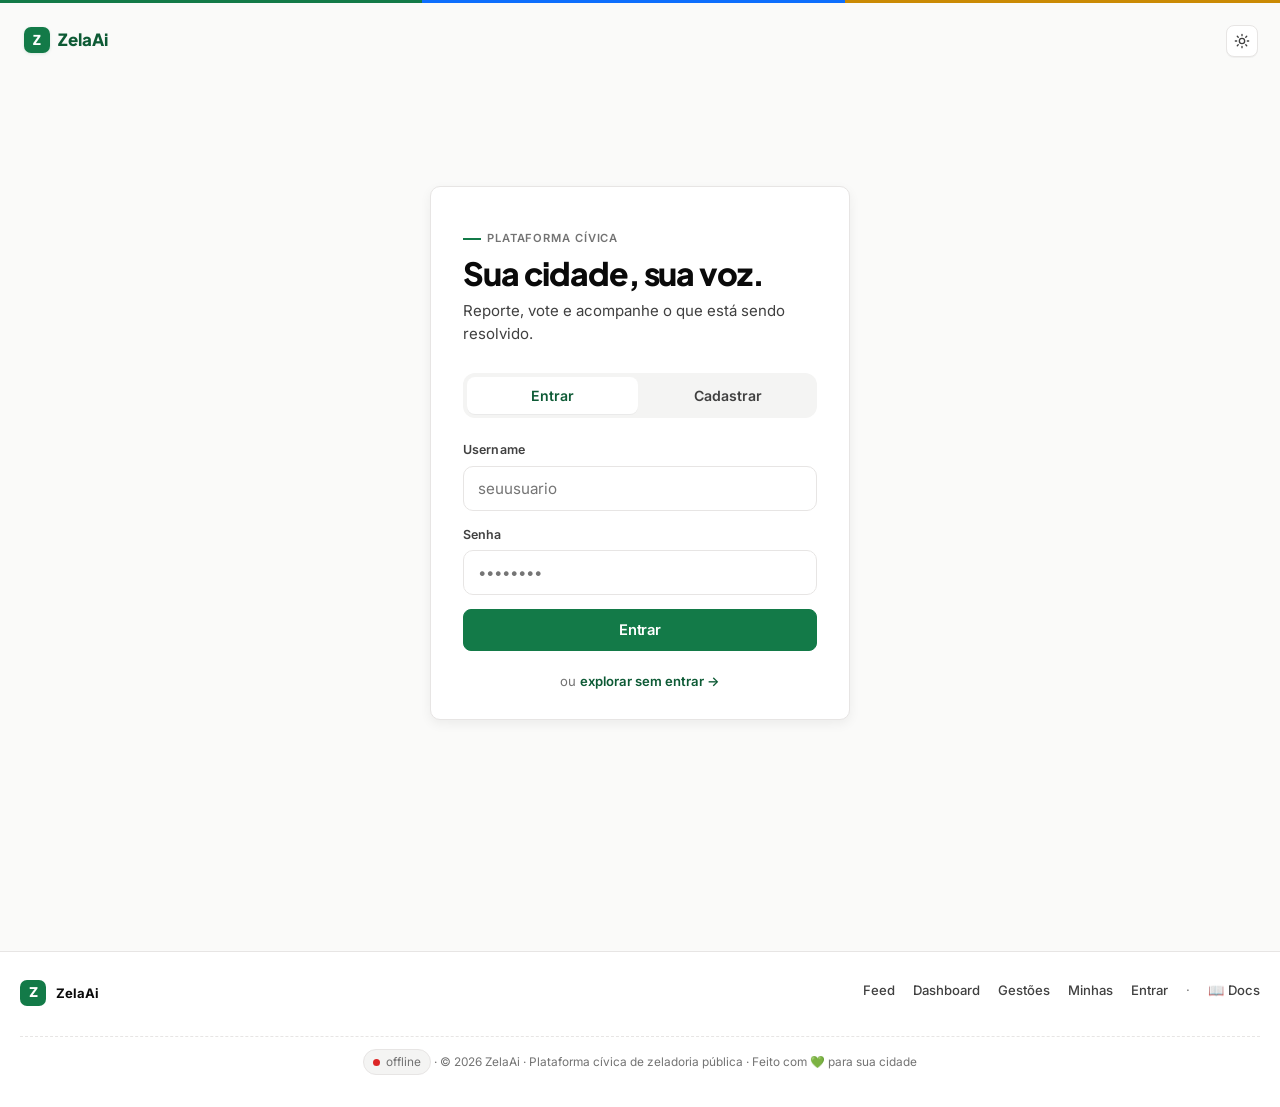
<file: front/admin.html>
<!DOCTYPE html>
<html lang="pt-BR">
<head>
  <meta charset="UTF-8" />
  <meta name="viewport" content="width=device-width, initial-scale=1, maximum-scale=1" />
  <meta name="api-base" content="" />
  <meta name="theme-color" content="#0f9d58" />
  <title>ZelaAi — Admin</title>
  <link rel="icon" type="image/svg+xml" href="assets/favicon.svg" />
  <link rel="apple-touch-icon" href="assets/favicon.svg" />
  <link rel="manifest" href="manifest.json" />
  <link rel="canonical" href="https://zelaai.app/admin.html" />
  <meta name="description" content="Painel administrativo do ZelaAi." />
  <link rel="stylesheet" href="css/style.css" />
  <script>
    (function () {
      try {
        var t = localStorage.getItem("zelaai.theme")
             || (window.matchMedia("(prefers-color-scheme: dark)").matches ? "dark" : "light");
        document.documentElement.setAttribute("data-theme", t);
      } catch (_) {}
    })();
  </script>
</head>
<body>
  <header class="header">
    <div class="header-inner">
      <a class="brand" href="index.html">
        <span class="brand-mark">Z</span>
        <span>ZelaAi</span>
      </a>
      <nav class="nav-links">
        <a href="index.html">Feed</a>
        <a href="dashboard.html">Dashboard</a>
        <a href="mandates.html">Gestões</a>
        <a href="my.html">Minhas</a>
        <a href="admin.html" class="active">Admin</a>
      </nav>
      <div class="header-actions">
        <span class="user-tag" id="user-tag"></span>
        <a class="logout" href="#" id="logout-link">sair</a>
      </div>
    </div>
  </header>

  <main class="app wide">
    <div class="content">
      <span class="eyebrow">Plataforma cívica · Painel administrativo</span>
      <h2 class="page-title">Administração</h2>
      <p class="page-sub">Estatísticas globais, gestão de usuários e moderação. Acesso restrito a usuários com role <code>admin</code>.</p>

      <div id="forbidden" style="display:none;">
        <div class="empty">
          🔒 Acesso negado. Esta área é só para administradores.<br>
          Volte ao <a href="index.html">feed</a> ou entre com uma conta de admin.
        </div>
      </div>

      <div id="panel" style="display:none;">
        <!-- Stats -->
        <div class="dash-grid" id="adm-stats">
          <div class="skeleton" style="height:108px;"></div>
          <div class="skeleton" style="height:108px;"></div>
          <div class="skeleton" style="height:108px;"></div>
          <div class="skeleton" style="height:108px;"></div>
        </div>

        <!-- Usuários -->
        <div class="dash-section">
          <h3>Usuários cadastrados <span class="hint-tag" id="adm-users-count">—</span></h3>
          <div class="admin-table" id="adm-users">
            <div class="empty-mini">carregando…</div>
          </div>
        </div>
      </div>
    </div>
  </main>

  <script type="module" src="js/admin.js"></script>
  <script type="module" src="js/pwa.js"></script>
  <script src="js/footer.js" defer></script>
</body>
</html>
</file>
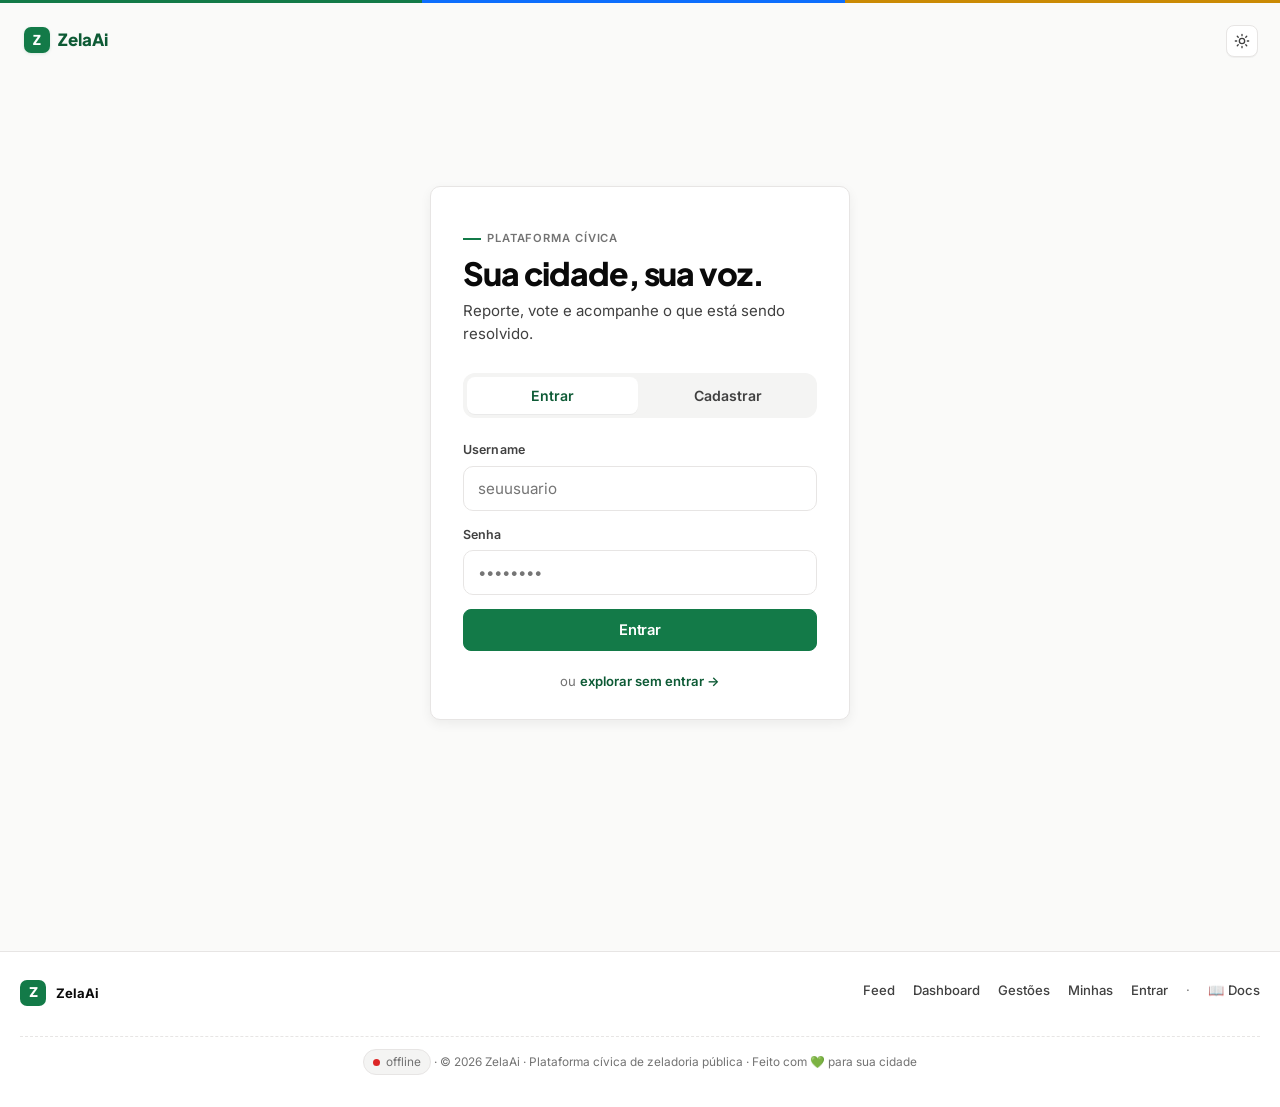
<file: front/login.html>
<!DOCTYPE html>
<html lang="pt-BR">
<head>
  <meta charset="UTF-8" />
  <meta name="viewport" content="width=device-width, initial-scale=1, maximum-scale=1" />
  <meta name="api-base" content="" />
  <meta name="theme-color" content="#0f9d58" />
  <title>ZelaAi — Entrar</title>
  <link rel="icon" type="image/svg+xml" href="assets/favicon.svg" />
  <link rel="apple-touch-icon" href="assets/favicon.svg" />
  <link rel="manifest" href="manifest.json" />
  <link rel="canonical" href="https://zelaai.app/login.html" />
  <meta name="description" content="Entre no ZelaAi com seu @ ou crie uma conta em 30 segundos para reportar e votar." />
  <meta property="og:type" content="website" />
  <meta property="og:site_name" content="ZelaAi" />
  <meta property="og:title" content="ZelaAi — Sua cidade, sua voz." />
  <meta property="og:description" content="Reporte problemas urbanos, vote no que importa e acompanhe gestões em tempo real." />
  <meta property="og:image" content="assets/og-image.svg" />
  <meta name="twitter:card" content="summary_large_image" />
  <meta name="twitter:title" content="ZelaAi — Sua cidade, sua voz." />
  <meta name="twitter:description" content="Reporte problemas urbanos, vote no que importa e acompanhe gestões em tempo real." />
  <meta name="twitter:image" content="assets/og-image.svg" />
  <link rel="stylesheet" href="css/style.css" />
  <script>
    (function () {
      try {
        var t = localStorage.getItem("zelaai.theme")
             || (window.matchMedia("(prefers-color-scheme: dark)").matches ? "dark" : "light");
        document.documentElement.setAttribute("data-theme", t);
      } catch (_) {}
    })();
  </script>
</head>
<body>
  <div class="auth-wrap">
    <a class="auth-hero" href="index.html">
      <span class="brand-mark">Z</span>
      <span>ZelaAi</span>
    </a>

    <div class="auth-top-actions" id="auth-top-actions"></div>

    <div class="auth-card">
      <span class="eyebrow">Plataforma cívica</span>
      <h1>Sua cidade, sua voz.</h1>
      <p class="subtitle">Reporte, vote e acompanhe o que está sendo resolvido.</p>

      <div class="tabs">
        <button id="tab-login" class="active" type="button">Entrar</button>
        <button id="tab-signup" type="button">Cadastrar</button>
      </div>

      <!-- LOGIN -->
      <form id="form-login">
        <div class="field">
          <label for="login-username">Username</label>
          <input id="login-username" type="text" autocomplete="username" required placeholder="seuusuario" />
        </div>
        <div class="field">
          <label for="login-password">Senha</label>
          <input id="login-password" type="password" autocomplete="current-password" required placeholder="••••••••" />
        </div>
        <button class="btn" type="submit" id="btn-login">Entrar</button>
      </form>

      <!-- SIGNUP -->
      <form id="form-signup" style="display:none;">
        <div class="field">
          <label for="su-name">Nome completo</label>
          <input id="su-name" type="text" required maxlength="100" placeholder="Como te chamamos?" />
        </div>
        <div class="field">
          <label for="su-username">Username</label>
          <input id="su-username" type="text" required maxlength="30" placeholder="único, sem espaços" />
        </div>
        <div class="field">
          <label for="su-password">Senha</label>
          <input id="su-password" type="password" required maxlength="20" placeholder="••••••••" />
          <div class="hint">até 20 caracteres</div>
        </div>
        <div class="field">
          <label for="su-cep">CEP</label>
          <input id="su-cep" type="text" inputmode="numeric" required maxlength="9" placeholder="00000-000" />
          <div class="hint" id="su-cep-hint">vamos puxar sua cidade e estado automaticamente</div>
        </div>
        <button class="btn" type="submit" id="btn-signup">Criar conta</button>
      </form>

      <div style="margin-top:20px;text-align:center;font-size:0.82rem;color:var(--text-muted);">
        ou <a href="index.html" style="font-weight:600;">explorar sem entrar →</a>
      </div>
    </div>
  </div>

  <script type="module" src="js/login.js"></script>
  <script type="module" src="js/pwa.js"></script>
  <script src="js/footer.js" defer></script>
</body>
</html>
</file>
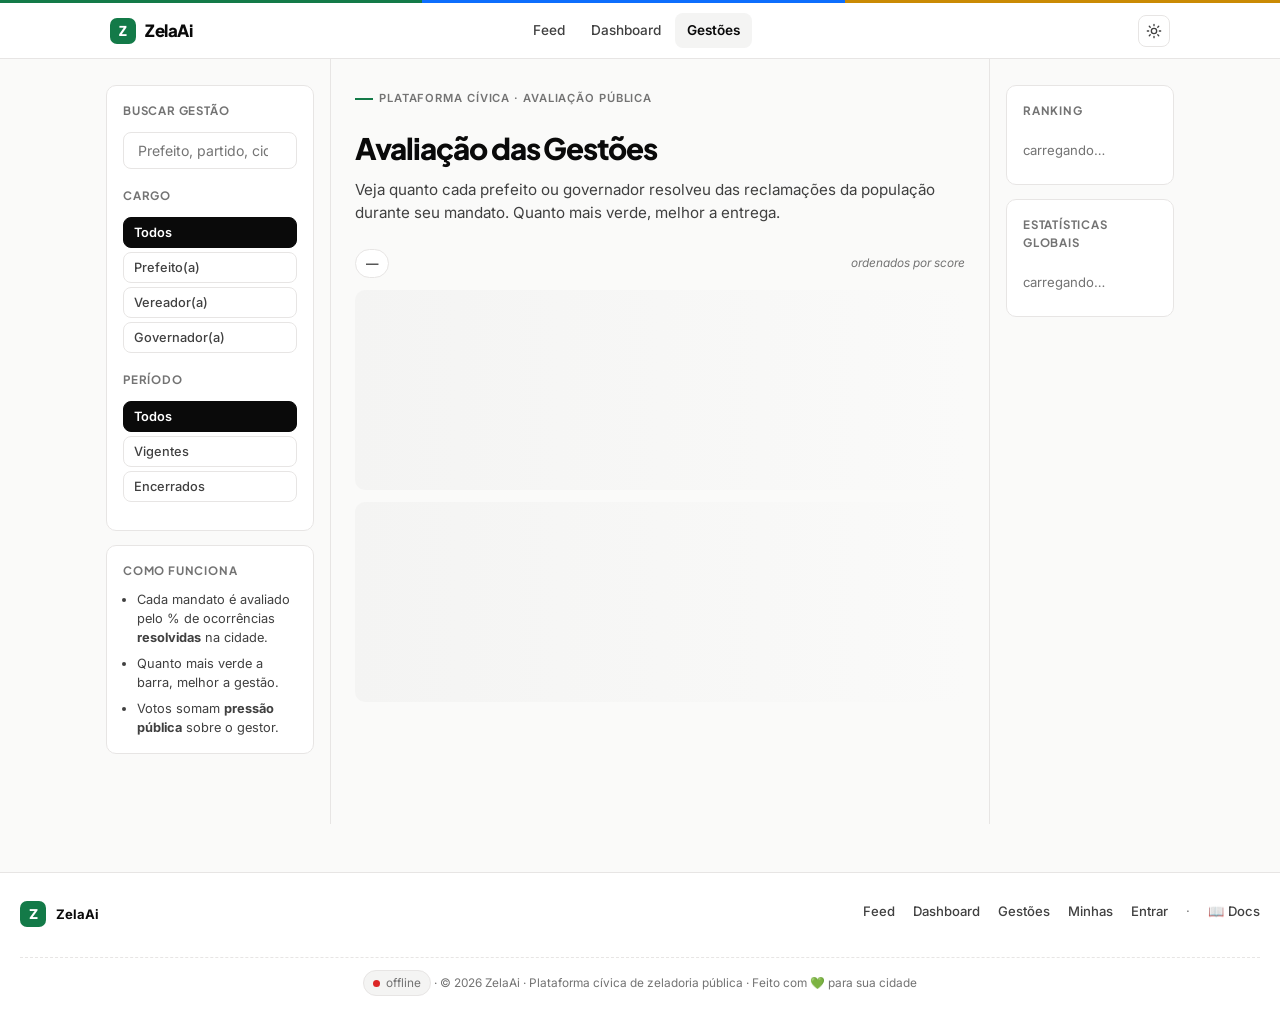
<file: front/mandates.html>
<!DOCTYPE html>
<html lang="pt-BR">
<head>
  <meta charset="UTF-8" />
  <meta name="viewport" content="width=device-width, initial-scale=1, maximum-scale=1" />
  <meta name="api-base" content="" />
  <meta name="theme-color" content="#0f9d58" />
  <title>ZelaAi — Avaliação das Gestões</title>
  <link rel="icon" type="image/svg+xml" href="assets/favicon.svg" />
  <link rel="apple-touch-icon" href="assets/favicon.svg" />
  <link rel="manifest" href="manifest.json" />
  <link rel="canonical" href="https://zelaai.app/mandates.html" />
  <meta name="description" content="Avaliação das Gestões: score transparente de resolução de problemas para cada político em mandato." />
  <meta property="og:type" content="website" />
  <meta property="og:site_name" content="ZelaAi" />
  <meta property="og:title" content="ZelaAi — Sua cidade, sua voz." />
  <meta property="og:description" content="Reporte problemas urbanos, vote no que importa e acompanhe gestões em tempo real." />
  <meta property="og:image" content="assets/og-image.svg" />
  <meta name="twitter:card" content="summary_large_image" />
  <meta name="twitter:title" content="ZelaAi — Sua cidade, sua voz." />
  <meta name="twitter:description" content="Reporte problemas urbanos, vote no que importa e acompanhe gestões em tempo real." />
  <meta name="twitter:image" content="assets/og-image.svg" />
  <link rel="stylesheet" href="css/style.css" />
  <script>
    (function () {
      try {
        var t = localStorage.getItem("zelaai.theme")
             || (window.matchMedia("(prefers-color-scheme: dark)").matches ? "dark" : "light");
        document.documentElement.setAttribute("data-theme", t);
      } catch (_) {}
    })();
  </script>
</head>
<body>
  <header class="header">
    <div class="header-inner">
      <a class="brand" href="index.html">
        <span class="brand-mark">Z</span>
        <span>ZelaAi</span>
      </a>
      <nav class="nav-links">
        <a href="index.html">Feed</a>
        <a href="dashboard.html">Dashboard</a>
        <a href="mandates.html" class="active">Gestões</a>
        <a href="my.html" id="my-link">Minhas</a>
      </nav>
      <div class="header-actions">
        <span class="user-tag" id="user-tag"></span>
        <a class="logout" href="#" id="logout-link">sair</a>
      </div>
    </div>
  </header>

  <main class="app wide">
    <div class="app-grid mandates-grid">

      <!-- Sidebar esquerda: busca + filtros -->
      <aside class="sidebar sidebar-left">
        <div class="sidebar-panel">
          <h4 class="sidebar-title">Buscar gestão</h4>
          <div class="mandate-search">
            <input id="mandate-search" type="search" placeholder="Prefeito, partido, cidade…" autocomplete="off" />
          </div>

          <h4 class="sidebar-title" style="margin-top:18px;">Cargo</h4>
          <div class="filter-chips vertical" id="role-filter">
            <button type="button" data-role="all" class="active">Todos</button>
            <button type="button" data-role="Prefeito">Prefeito(a)</button>
            <button type="button" data-role="Vereador">Vereador(a)</button>
            <button type="button" data-role="Governador">Governador(a)</button>
          </div>

          <h4 class="sidebar-title" style="margin-top:18px;">Período</h4>
          <div class="filter-chips vertical" id="period-filter">
            <button type="button" data-period="all" class="active">Todos</button>
            <button type="button" data-period="active">Vigentes</button>
            <button type="button" data-period="past">Encerrados</button>
          </div>
        </div>

        <div class="sidebar-panel" style="margin-top:14px;">
          <h4 class="sidebar-title">Como funciona</h4>
          <ul class="sidebar-tips">
            <li>Cada mandato é avaliado pelo % de ocorrências <strong>resolvidas</strong> na cidade.</li>
            <li>Quanto mais verde a barra, melhor a gestão.</li>
            <li>Votos somam <strong>pressão pública</strong> sobre o gestor.</li>
          </ul>
        </div>
      </aside>

      <!-- Conteúdo principal -->
      <div class="main-col">
        <span class="eyebrow">Plataforma cívica · Avaliação pública</span>
        <h2 class="page-title">Avaliação das Gestões</h2>
        <p class="page-sub">
          Veja quanto cada prefeito ou governador resolveu das reclamações da população
          durante seu mandato. Quanto mais verde, melhor a entrega.
        </p>

        <!-- Busca mobile (escondido em desktop) -->
        <div class="mandate-search-mobile search-bar">
          <input id="mandate-search-mobile" type="search" placeholder="Buscar prefeito, partido, cidade…" autocomplete="off" />
        </div>

        <div class="mandate-results-header">
          <span class="count" id="mandate-count">—</span>
          <span class="mandate-sort-hint">ordenados por score</span>
        </div>

        <div id="list">
          <div class="skeleton skeleton-card"></div>
          <div class="skeleton skeleton-card"></div>
        </div>

        <div id="list-empty" class="empty" style="display:none;">
          Nenhuma gestão encontrada para essa busca.
        </div>
      </div>

      <!-- Sidebar direita: ranking + estatísticas -->
      <aside class="sidebar sidebar-right">
        <div class="sidebar-panel" id="mandate-ranking">
          <h4 class="sidebar-title">Ranking</h4>
          <div class="sidebar-loading">carregando…</div>
        </div>

        <div class="sidebar-panel" style="margin-top:14px;" id="mandate-global-stats">
          <h4 class="sidebar-title">Estatísticas globais</h4>
          <div class="sidebar-loading">carregando…</div>
        </div>
      </aside>

    </div>
  </main>

  <script type="module" src="js/mandates.js"></script>
  <script type="module" src="js/pwa.js"></script>
  <script src="js/footer.js" defer></script>
</body>
</html>
</file>
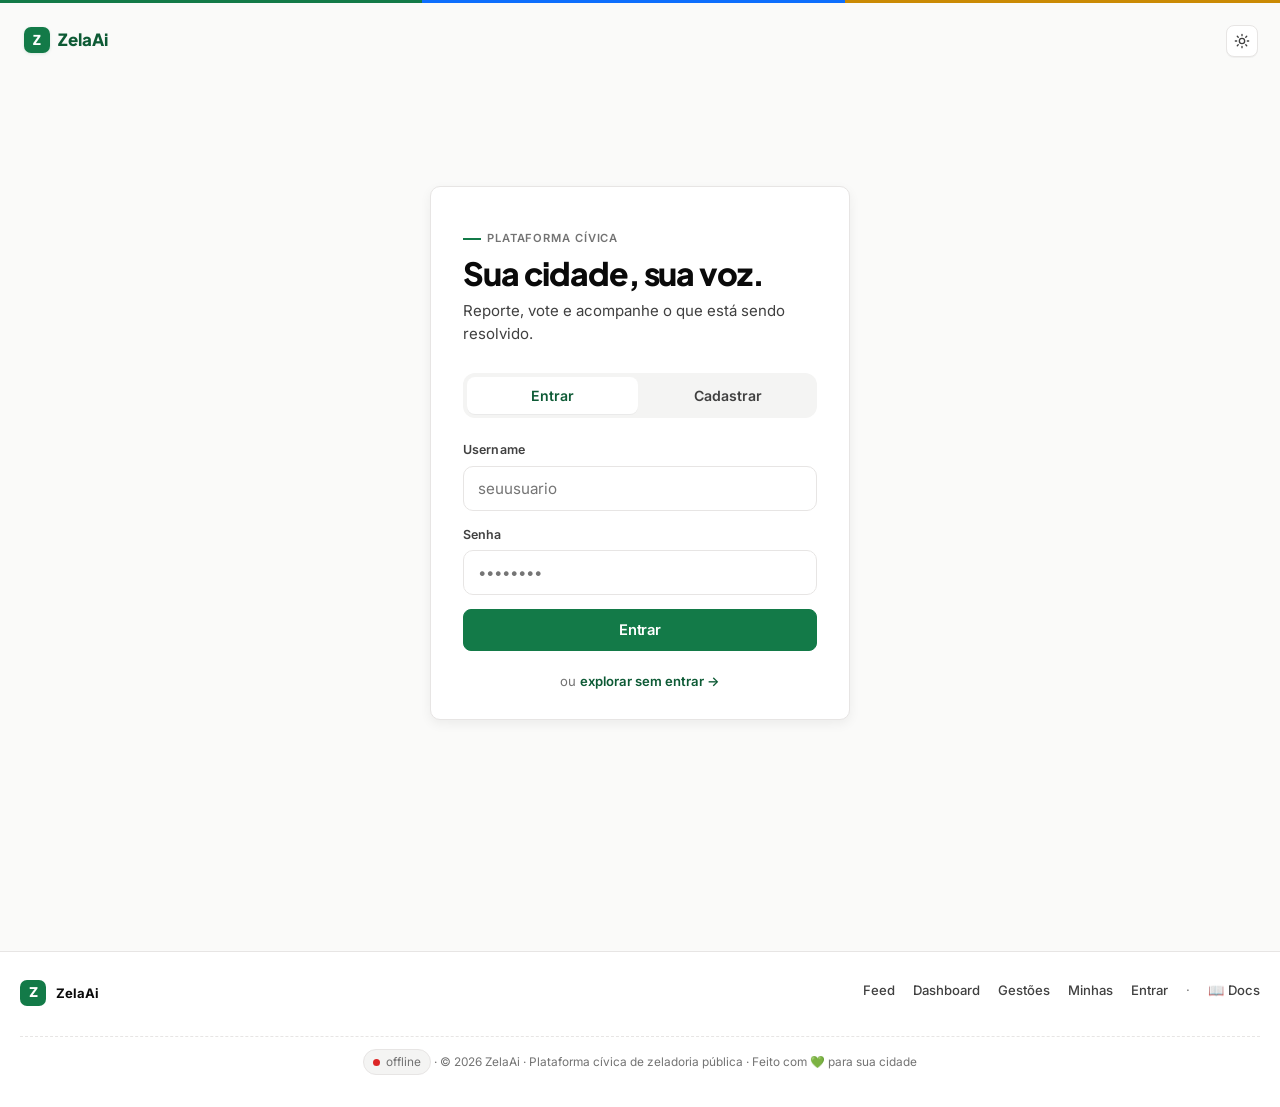
<file: front/my.html>
<!DOCTYPE html>
<html lang="pt-BR">
<head>
  <meta charset="UTF-8" />
  <meta name="viewport" content="width=device-width, initial-scale=1, maximum-scale=1" />
  <meta name="api-base" content="" />
  <meta name="theme-color" content="#0f9d58" />
  <title>ZelaAi — Minhas Ocorrências</title>
  <link rel="icon" type="image/svg+xml" href="assets/favicon.svg" />
  <link rel="apple-touch-icon" href="assets/favicon.svg" />
  <link rel="manifest" href="manifest.json" />
  <link rel="canonical" href="https://zelaai.app/my.html" />
  <meta name="description" content="Suas ocorrências reportadas no ZelaAi. Acompanhe status, votos e respostas." />
  <meta property="og:type" content="website" />
  <meta property="og:site_name" content="ZelaAi" />
  <meta property="og:title" content="ZelaAi — Sua cidade, sua voz." />
  <meta property="og:description" content="Reporte problemas urbanos, vote no que importa e acompanhe gestões em tempo real." />
  <meta property="og:image" content="assets/og-image.svg" />
  <meta name="twitter:card" content="summary_large_image" />
  <meta name="twitter:title" content="ZelaAi — Sua cidade, sua voz." />
  <meta name="twitter:description" content="Reporte problemas urbanos, vote no que importa e acompanhe gestões em tempo real." />
  <meta name="twitter:image" content="assets/og-image.svg" />
  <link rel="stylesheet" href="css/style.css" />
  <script>
    (function () {
      try {
        var t = localStorage.getItem("zelaai.theme")
             || (window.matchMedia("(prefers-color-scheme: dark)").matches ? "dark" : "light");
        document.documentElement.setAttribute("data-theme", t);
      } catch (_) {}
    })();
  </script>
</head>
<body>
  <header class="header">
    <div class="header-inner">
      <a class="brand" href="index.html">
        <span class="brand-mark">Z</span>
        <span>ZelaAi</span>
      </a>
      <nav class="nav-links">
        <a href="index.html">Feed</a>
        <a href="dashboard.html">Dashboard</a>
        <a href="mandates.html">Gestões</a>
        <a href="my.html" class="active">Minhas</a>
      </nav>
      <div class="header-actions">
        <span class="user-tag" id="user-tag"></span>
        <a class="logout" href="#" id="logout-link">sair</a>
      </div>
    </div>
  </header>

  <main class="app">
    <div class="content">
      <span class="eyebrow">Plataforma cívica · Minha conta</span>
      <h2 class="page-title">Minhas ocorrências</h2>
      <p class="page-sub">Acompanhe o que você reportou e o status de cada uma.</p>

      <div id="list">
        <div class="skeleton skeleton-card"></div>
        <div class="skeleton skeleton-card"></div>
      </div>
    </div>
  </main>

  <script type="module" src="js/my.js"></script>
  <script type="module" src="js/pwa.js"></script>
  <script src="js/footer.js" defer></script>
</body>
</html>
</file>
<file: front/css/style.css>
/* ===========================================================================
   ZelaAi — Civic Design System v4
   Minimalismo institucional · inspirado em Vercel + gov.br
   Paleta sóbria · sem gradientes · borders no lugar de shadows
   =========================================================================== */

@import url('https://fonts.googleapis.com/css2?family=Inter:wght@400;500;600;700;800&family=Plus+Jakarta+Sans:wght@600;700;800;900&display=swap');

:root {
  /* paleta cívica — verde governo + slate institucional */
  --primary:        #137a48;   /* verde institucional, menos saturado */
  --primary-dark:   #0d5a35;
  --primary-soft:   #ecf6f0;   /* near-white com tinge verde */
  --primary-glow:   rgba(19, 122, 72, 0.12);
  --accent:         #0d6efd;   /* azul institucional (gov.br vibe) */
  --accent-soft:    #eaf2ff;

  --danger:         #d92d20;
  --danger-soft:    #fef3f2;
  --warn:           #ca8a04;
  --warn-soft:      #fef9c3;
  --info:           #0369a1;
  --info-soft:      #e0f2fe;

  /* superfícies — tons de slate neutros, alto contraste */
  --bg:             #fafaf9;   /* off-white quente */
  --bg-deep:        #f4f4f3;
  --surface:        #ffffff;
  --surface-soft:   #fafaf9;
  --border:         #e7e5e4;
  --border-strong:  #d6d3d1;

  --text:           #0a0a0a;   /* near-black para contraste forte */
  --text-soft:      #404040;
  --text-muted:     #737373;

  /* shadows discretas — quase imperceptíveis */
  --shadow-xs:      0 1px 0 rgba(10, 10, 10, 0.04);
  --shadow-sm:      0 1px 3px rgba(10, 10, 10, 0.05), 0 1px 2px rgba(10, 10, 10, 0.03);
  --shadow-md:      0 4px 12px rgba(10, 10, 10, 0.06);
  --shadow-lg:      0 16px 40px rgba(10, 10, 10, 0.12);
  --shadow-primary: 0 1px 3px rgba(19, 122, 72, 0.15);

  /* radii reduzidos — feel mais "documento" */
  --radius-sm:      6px;
  --radius:         10px;
  --radius-lg:      14px;
  --radius-xl:      20px;

  --max-w:          720px;     /* mais espaçoso */
  --max-w-wide:     1100px;

  --t-fast:         120ms cubic-bezier(.4,0,.2,1);
  --t-base:         180ms cubic-bezier(.4,0,.2,1);
  --t-slow:         360ms cubic-bezier(.4,0,.2,1);

  --bg-hero-1:      transparent;
  --bg-hero-2:      transparent;

  --toast-text:     #ffffff;
  --toast-bg:       #0a0a0a;
}

[data-theme="dark"] {
  /* dark mode — slate frio, alto contraste, texto crisp */
  --primary:        #34d399;
  --primary-dark:   #10b981;
  --primary-soft:   rgba(52, 211, 153, 0.10);
  --primary-glow:   rgba(52, 211, 153, 0.18);
  --accent:         #60a5fa;
  --accent-soft:    rgba(96, 165, 250, 0.10);

  --danger:         #f87171;
  --danger-soft:    rgba(248, 113, 113, 0.10);
  --warn:           #facc15;
  --warn-soft:      rgba(250, 204, 21, 0.10);
  --info:           #38bdf8;
  --info-soft:      rgba(56, 189, 248, 0.10);

  --bg:             #0a0a0a;
  --bg-deep:        #111111;
  --surface:        #161616;
  --surface-soft:   #1c1c1c;
  --border:         #262626;
  --border-strong:  #383838;

  --text:           #fafafa;
  --text-soft:      #a3a3a3;
  --text-muted:     #737373;

  --shadow-xs:      0 1px 0 rgba(0, 0, 0, 0.25);
  --shadow-sm:      0 1px 3px rgba(0, 0, 0, 0.4);
  --shadow-md:      0 4px 14px rgba(0, 0, 0, 0.45);
  --shadow-lg:      0 18px 48px rgba(0, 0, 0, 0.6);
  --shadow-primary: 0 1px 3px rgba(52, 211, 153, 0.20);

  --bg-hero-1:      transparent;
  --bg-hero-2:      transparent;

  --toast-text:     #0a0a0a;
  --toast-bg:       #fafafa;
}

* { box-sizing: border-box; }
*::selection { background: var(--primary-glow); color: var(--primary-dark); }

html, body { margin: 0; padding: 0; }
html { -webkit-text-size-adjust: 100%; scroll-behavior: smooth; }
body {
  font-family: "Inter", -apple-system, BlinkMacSystemFont, "Segoe UI", Roboto, sans-serif;
  background: var(--bg);
  color: var(--text);
  font-size: 15px;
  line-height: 1.55;
  min-height: 100vh;
  -webkit-font-smoothing: antialiased;
  text-rendering: optimizeLegibility;
  transition: background-color var(--t-base), color var(--t-base);
}

/* Tipografia mais firme nas headlines (Display) */
h1, .display {
  font-family: "Plus Jakarta Sans", "Inter", system-ui, sans-serif;
  font-weight: 800;
  letter-spacing: -0.035em;
  line-height: 1.05;
}

/* Faixa cívica fininha no topo (toque institucional) */
body::before {
  content: "";
  display: block;
  height: 3px;
  background: linear-gradient(90deg,
    var(--primary)  0%,
    var(--primary) 33%,
    var(--accent)  33%,
    var(--accent)  66%,
    var(--warn)    66%,
    var(--warn)   100%);
  position: sticky;
  top: 0;
  z-index: 40;
}

a { color: var(--primary-dark); text-decoration: none; transition: color var(--t-fast); }
a:hover { color: var(--primary); }
button { font-family: inherit; }

h1, h2, h3, h4 {
  font-family: "Plus Jakarta Sans", "Inter", system-ui, sans-serif;
  letter-spacing: -0.02em;
}

/* =============================== Header ==================================== */

.header {
  background: var(--surface);
  color: var(--text);
  position: sticky;
  top: 0;
  width: 100%;
  z-index: 30;
  border-bottom: 1px solid var(--border);
  backdrop-filter: saturate(180%) blur(12px);
  background-color: color-mix(in srgb, var(--surface) 88%, transparent);
}
[data-theme="dark"] .header {
  background-color: color-mix(in srgb, var(--surface) 80%, transparent);
}
.header::after { content: none; }
.header-inner {
  max-width: var(--max-w-wide);
  margin: 0 auto;
  padding: 10px 20px;
  display: flex;
  justify-content: space-between;
  align-items: center;
  gap: 12px;
  position: relative;
}
.brand {
  display: inline-flex;
  align-items: center;
  gap: 9px;
  font-family: "Plus Jakarta Sans", sans-serif;
  font-weight: 800;
  font-size: 1.05rem;
  letter-spacing: -0.025em;
  color: var(--text);
  flex-shrink: 0;
}
.brand-mark {
  width: 26px; height: 26px;
  border-radius: 7px;
  background: var(--primary);
  color: white;
  display: inline-flex;
  align-items: center;
  justify-content: center;
  font-size: 0.85rem;
  font-weight: 800;
  border: none;
}
[data-theme="dark"] .brand-mark { color: #0a0a0a; }

.nav-links {
  display: flex;
  gap: 2px;
  flex: 1;
  justify-content: center;
  flex-wrap: wrap;
}
.nav-links a {
  color: var(--text-soft);
  font-size: 0.85rem;
  padding: 7px 12px;
  border-radius: 8px;
  font-weight: 500;
  transition: all var(--t-fast);
  display: inline-flex;
  align-items: center;
  gap: 5px;
  white-space: nowrap;
}
.nav-links a:hover {
  background: var(--bg-deep);
  color: var(--text);
}
.nav-links a.active {
  background: var(--bg-deep);
  color: var(--text);
  font-weight: 600;
}

.header-actions {
  display: inline-flex;
  align-items: center;
  gap: 6px;
  flex-shrink: 0;
}
.header .user-tag {
  font-size: 0.82rem;
  color: var(--text-soft);
  font-weight: 500;
  padding: 0 6px;
}
.header a.logout {
  color: var(--text-soft);
  font-size: 0.78rem;
  background: transparent;
  padding: 6px 10px;
  border-radius: 8px;
  font-weight: 500;
  border: 1px solid var(--border);
  transition: all var(--t-fast);
}
.header a.logout:hover {
  background: var(--bg-deep);
  color: var(--text);
  border-color: var(--border-strong);
}

/* theme toggle */
.theme-toggle {
  width: 32px; height: 32px;
  border-radius: 8px;
  border: 1px solid var(--border);
  background: transparent;
  color: var(--text-soft);
  display: inline-flex;
  align-items: center;
  justify-content: center;
  cursor: pointer;
  transition: all var(--t-fast);
  padding: 0;
  position: relative;
}
.theme-toggle:hover {
  background: var(--bg-deep);
  color: var(--text);
  transform: none;
}
.theme-toggle svg { width: 16px; height: 16px; transition: opacity var(--t-base), transform var(--t-base); }
[data-theme="light"] .theme-toggle .th-sun  { opacity: 1; }
[data-theme="light"] .theme-toggle .th-moon { opacity: 0; position: absolute; }
[data-theme="dark"]  .theme-toggle .th-sun  { opacity: 0; position: absolute; }
[data-theme="dark"]  .theme-toggle .th-moon { opacity: 1; }

@media (max-width: 560px) {
  .brand span:last-child { display: none; }
  .nav-links a { font-size: 0.74rem; padding: 5px 9px; }
  .header-inner { padding: 10px 12px; gap: 6px; }
  .header .user-tag { display: none; }
}

/* =============================== Layout ==================================== */

.app {
  max-width: var(--max-w);
  margin: 0 auto;
  padding: 0;
  position: relative;
}
.app.wide { max-width: var(--max-w-wide); }
.content { padding: 18px 16px 110px; }

.page-title {
  font-family: "Plus Jakarta Sans", sans-serif;
  font-size: 1.85rem;
  font-weight: 800;
  margin: 8px 0 6px;
  color: var(--text);
  letter-spacing: -0.035em;
}
.page-sub {
  margin: 0 0 24px;
  color: var(--text-soft);
  font-size: 0.95rem;
  max-width: 64ch;
}

/* Eyebrow institucional ("Plataforma cívica · Beta") */
.eyebrow {
  display: inline-flex;
  align-items: center;
  gap: 6px;
  font-size: 0.7rem;
  text-transform: uppercase;
  letter-spacing: 0.08em;
  color: var(--text-muted);
  font-weight: 600;
  margin-bottom: 10px;
}
.eyebrow::before {
  content: "";
  width: 18px;
  height: 2px;
  background: var(--primary);
}

/* =============================== Auth ====================================== */

.auth-wrap {
  min-height: 100vh;
  display: flex;
  align-items: center;
  justify-content: center;
  padding: 24px;
  background: var(--bg);
  position: relative;
  transition: background var(--t-base);
}
.auth-hero {
  position: absolute;
  top: 24px; left: 24px;
  font-family: "Plus Jakarta Sans", sans-serif;
  font-weight: 800;
  font-size: 1.05rem;
  color: var(--primary-dark);
  display: inline-flex;
  align-items: center;
  gap: 8px;
}
.auth-hero .brand-mark {
  background: var(--primary);
  color: white;
  border: none;
  box-shadow: var(--shadow-primary);
}
.auth-top-actions {
  position: absolute;
  top: 22px;
  right: 22px;
}
.auth-top-actions .theme-toggle {
  background: var(--surface);
  border: 1px solid var(--border);
  color: var(--text-soft);
  box-shadow: var(--shadow-xs);
}
.auth-top-actions .theme-toggle:hover {
  background: var(--primary-soft);
  color: var(--primary-dark);
}
.auth-card {
  background: var(--surface);
  border-radius: var(--radius);
  padding: 36px 32px 28px;
  box-shadow: var(--shadow-md);
  max-width: 420px;
  width: 100%;
  border: 1px solid var(--border);
  position: relative;
  overflow: hidden;
}
.auth-card::before { content: none; }
.auth-card h1 {
  margin: 0 0 8px;
  font-size: 2rem;
  color: var(--text);
  font-weight: 800;
  letter-spacing: -0.035em;
  line-height: 1.05;
}
.auth-card .subtitle {
  margin: 0 0 28px;
  color: var(--text-soft);
  font-size: 0.94rem;
}
.tabs {
  display: flex;
  gap: 4px;
  background: var(--bg-deep);
  border-radius: 12px;
  padding: 4px;
  margin-bottom: 22px;
}
.tabs button {
  flex: 1;
  padding: 10px;
  background: transparent;
  border: none;
  border-radius: 8px;
  font-weight: 600;
  font-size: 0.88rem;
  cursor: pointer;
  color: var(--text-soft);
  transition: all var(--t-fast);
}
.tabs button.active {
  background: var(--surface);
  color: var(--primary-dark);
  box-shadow: var(--shadow-xs);
}

/* =============================== Search ==================================== */

.search-bar {
  margin-bottom: 14px;
  position: relative;
}
.search-bar input {
  width: 100%;
  padding: 11px 16px 11px 40px;
  border-radius: 10px;
  border: 1px solid var(--border);
  background: var(--surface);
  color: var(--text);
  font-size: 0.92rem;
  font-family: inherit;
  transition: all var(--t-fast);
}
.search-bar input::placeholder { color: var(--text-muted); }
.search-bar input:focus {
  outline: none;
  border-color: var(--primary);
  box-shadow: 0 0 0 4px var(--primary-glow), var(--shadow-sm);
}
.search-bar::before {
  content: "";
  position: absolute;
  left: 16px;
  top: 50%;
  width: 16px; height: 16px;
  transform: translateY(-50%);
  background-image: url("data:image/svg+xml;utf8,<svg xmlns='http://www.w3.org/2000/svg' width='16' height='16' viewBox='0 0 24 24' fill='none' stroke='%2393a39c' stroke-width='2.2' stroke-linecap='round' stroke-linejoin='round'><circle cx='11' cy='11' r='7'/><line x1='21' y1='21' x2='16.65' y2='16.65'/></svg>");
  background-repeat: no-repeat;
  pointer-events: none;
}

/* chips de filtro */
.filter-chips {
  display: flex;
  gap: 6px;
  overflow-x: auto;
  -webkit-overflow-scrolling: touch;
  padding-bottom: 4px;
  margin-bottom: 12px;
  scrollbar-width: none;
}
.filter-chips::-webkit-scrollbar { display: none; }
.filter-chips button {
  padding: 6px 12px;
  border-radius: 8px;
  font-size: 0.8rem;
  border: 1px solid var(--border);
  background: var(--surface);
  color: var(--text-soft);
  font-weight: 500;
  cursor: pointer;
  white-space: nowrap;
  transition: all var(--t-fast);
}
.filter-chips button:hover { background: var(--bg-deep); color: var(--text); }
.filter-chips button.active {
  background: var(--text);
  color: var(--surface);
  border-color: var(--text);
  font-weight: 600;
}

/* =============================== Forms ===================================== */

.field { margin-bottom: 14px; }
.field label {
  display: block;
  font-size: 0.78rem;
  font-weight: 600;
  color: var(--text-soft);
  margin-bottom: 6px;
  letter-spacing: 0.01em;
}
.field input,
.field select,
.field textarea {
  width: 100%;
  padding: 12px 14px;
  border: 1px solid var(--border);
  border-radius: 10px;
  font-size: 0.95rem;
  font-family: inherit;
  background: var(--surface);
  color: var(--text);
  transition: all var(--t-fast);
}
.field input:hover,
.field select:hover,
.field textarea:hover { border-color: var(--border-strong); }
.field input:focus,
.field select:focus,
.field textarea:focus {
  outline: none;
  border-color: var(--primary);
  box-shadow: 0 0 0 4px var(--primary-glow);
}
.field textarea { resize: vertical; min-height: 96px; }
.field .hint {
  font-size: 0.72rem;
  color: var(--text-muted);
  margin-top: 5px;
  display: inline-flex;
  align-items: center;
  gap: 5px;
  transition: color var(--t-fast);
}
.field .hint.ok  { color: var(--primary-dark); font-weight: 600; }
.field .hint.err { color: var(--danger);      font-weight: 600; }
[data-theme="dark"] .field .hint.ok { color: var(--primary); }

/* =============================== Buttons =================================== */

.btn {
  display: inline-flex;
  align-items: center;
  justify-content: center;
  gap: 6px;
  width: 100%;
  padding: 11px 18px;
  border-radius: 8px;
  border: 1px solid var(--primary);
  background: var(--primary);
  color: white;
  font-weight: 600;
  font-size: 0.92rem;
  cursor: pointer;
  transition: background var(--t-fast), border-color var(--t-fast), transform var(--t-fast);
  letter-spacing: -0.005em;
}
[data-theme="dark"] .btn { color: #0a0a0a; }
.btn:hover { background: var(--primary-dark); border-color: var(--primary-dark); }
.btn:active { transform: scale(0.99); }
.btn:disabled {
  background: var(--bg-deep);
  border-color: var(--border);
  color: var(--text-muted);
  cursor: not-allowed;
}

.btn.secondary {
  background: var(--surface);
  color: var(--text);
  border: 1px solid var(--border-strong);
}
.btn.secondary:hover { background: var(--bg-deep); border-color: var(--text-muted); }
.btn.ghost {
  background: transparent;
  color: var(--text-soft);
  border: 1px solid transparent;
}
.btn.ghost:hover { background: var(--bg-deep); color: var(--text); }
.btn.danger {
  background: var(--danger);
  border-color: var(--danger);
  color: white;
}
.btn.danger:hover { background: #b91c1c; border-color: #b91c1c; }
.btn.small { padding: 7px 12px; font-size: 0.82rem; width: auto; }

/* =============================== Map ======================================= */

.map-wrap {
  border-radius: var(--radius);
  overflow: hidden;
  margin-bottom: 14px;
  height: 220px;
  background: var(--bg-deep);
  border: 1px solid var(--border);
  position: relative;
  contain: layout paint style; /* perf hint */
}
.map-wrap.collapsed { height: 48px; }
.map-wrap::after { content: none; }
#map { height: 100%; width: 100%; }

.map-toggle {
  position: absolute;
  top: 8px;
  right: 8px;
  z-index: 410;
  background: var(--surface);
  border: 1px solid var(--border);
  color: var(--text-soft);
  padding: 6px 10px;
  border-radius: 999px;
  font-size: 0.72rem;
  font-weight: 600;
  cursor: pointer;
  display: inline-flex;
  align-items: center;
  gap: 4px;
  box-shadow: var(--shadow-xs);
  transition: all var(--t-fast);
}
.map-toggle:hover { background: var(--primary-soft); color: var(--primary-dark); border-color: var(--primary); }

/* leaflet em dark mode usa filtro nas tiles */
[data-theme="dark"] .leaflet-tile {
  filter: brightness(0.65) invert(1) contrast(1.05) hue-rotate(190deg) saturate(0.35) brightness(0.75);
}

/* =============================== Feed ====================================== */

.feed-header {
  display: flex;
  justify-content: space-between;
  align-items: center;
  margin: 4px 0 12px;
}
.feed-header h2 {
  font-size: 1.05rem;
  margin: 0;
  color: var(--text);
  font-weight: 700;
}
.feed-header .count {
  font-size: 0.78rem;
  color: var(--text-soft);
  background: var(--surface);
  padding: 4px 10px;
  border-radius: 999px;
  border: 1px solid var(--border);
  font-weight: 500;
}

.card {
  background: var(--surface);
  border-radius: var(--radius);
  margin-bottom: 10px;
  overflow: hidden;
  border: 1px solid var(--border);
  cursor: pointer;
  transition: border-color var(--t-fast), background var(--t-fast);
  position: relative;
  /* perf: skip rendering off-screen cards */
  content-visibility: auto;
  contain-intrinsic-size: 320px;
}
.card:hover {
  border-color: var(--text-muted);
}
.card .card-img {
  width: 100%;
  height: 168px;
  object-fit: cover;
  background: var(--bg-deep);
  display: block;
}

.card-body { padding: 14px 16px 16px; }
.card-body h3 {
  margin: 0 0 4px;
  font-size: 1rem;
  font-weight: 700;
  color: var(--text);
  line-height: 1.3;
}
.card-body p {
  margin: 0 0 10px;
  color: var(--text-soft);
  font-size: 0.88rem;
  display: -webkit-box;
  -webkit-line-clamp: 2;
  -webkit-box-orient: vertical;
  overflow: hidden;
  line-height: 1.4;
}
.card-body .meta {
  display: flex;
  justify-content: space-between;
  align-items: center;
  font-size: 0.78rem;
  color: var(--text-muted);
  gap: 10px;
}
.card-actions {
  display: flex;
  gap: 6px;
  margin-top: 12px;
  padding-top: 12px;
  border-top: 1px dashed var(--border);
}
.card-actions .btn { flex: 1; }
.card-loc {
  display: inline-flex;
  align-items: center;
  gap: 4px;
  font-size: 0.75rem;
  color: var(--text-muted);
  margin-bottom: 8px;
}

/* =============================== Badges ==================================== */

.badge {
  display: inline-flex;
  align-items: center;
  gap: 5px;
  padding: 4px 10px;
  border-radius: 999px;
  font-size: 0.7rem;
  font-weight: 700;
  text-transform: uppercase;
  letter-spacing: 0.04em;
  border: 1px solid transparent;
}
.badge::before {
  content: "";
  width: 6px; height: 6px;
  border-radius: 50%;
  background: currentColor;
  opacity: 0.85;
}
.badge.open        { background: var(--warn-soft);   color: #92400e; border-color: rgba(245, 158, 11, 0.30); }
.badge.in_progress { background: var(--info-soft);   color: #1e40af; border-color: rgba(59, 130, 246, 0.30); }
.badge.resolved    { background: var(--primary-soft);color: var(--primary-dark); border-color: rgba(15, 157, 88, 0.30); }
[data-theme="dark"] .badge.open        { color: #fcd34d; }
[data-theme="dark"] .badge.in_progress { color: #93c5fd; }
[data-theme="dark"] .badge.resolved    { color: var(--primary); }

.vote-pill {
  display: inline-flex;
  align-items: center;
  gap: 5px;
  background: var(--primary-soft);
  color: var(--primary-dark);
  padding: 5px 11px;
  border-radius: 999px;
  font-weight: 700;
  font-size: 0.82rem;
  border: 1px solid rgba(15,157,88,0.25);
}
[data-theme="dark"] .vote-pill { color: var(--primary); border-color: rgba(34, 211, 160, 0.30); }

/* =============================== FAB ======================================= */

.fab {
  position: fixed;
  bottom: 28px;
  right: 28px;
  background: var(--text);
  color: var(--surface);
  width: 52px;
  height: 52px;
  border-radius: 50%;
  border: 1px solid var(--text);
  box-shadow: var(--shadow-md);
  cursor: pointer;
  z-index: 20;
  display: flex;
  align-items: center;
  justify-content: center;
  transition: transform var(--t-fast), background var(--t-fast);
}
.fab:hover { transform: translateY(-1px); background: var(--text-soft); }
.fab:active { transform: scale(0.97); }
.fab svg { width: 22px; height: 22px; }
@media (max-width: 620px) {
  .fab { right: 22px; bottom: 22px; }
}

/* =============================== Modal ===================================== */

.modal-bg {
  position: fixed; inset: 0;
  background: rgba(10, 10, 10, 0.4);
  display: none;
  align-items: center;
  justify-content: center;
  padding: 20px;
  z-index: 50;
  backdrop-filter: blur(8px);
  -webkit-backdrop-filter: blur(8px);
}
[data-theme="dark"] .modal-bg { background: rgba(0,0,0,0.7); }
.modal-bg.open { display: flex; animation: fadeIn 0.18s ease-out; }
@keyframes fadeIn { from { opacity: 0; } to { opacity: 1; } }
.modal {
  background: var(--surface);
  width: 100%;
  max-width: 480px;
  max-height: calc(100vh - 40px);
  overflow-y: auto;
  border-radius: var(--radius-lg);
  padding: 24px 24px 18px;
  box-shadow: var(--shadow-lg);
  animation: scaleIn 0.22s cubic-bezier(.4,0,.2,1);
  border: 1px solid var(--border);
}
@keyframes scaleIn {
  from { opacity: 0; transform: scale(0.94) translateY(8px); }
  to   { opacity: 1; transform: none; }
}
.modal h2 { margin: 0 0 4px; font-size: 1.25rem; color: var(--text); font-weight: 800; }
.modal .modal-sub { margin: 0 0 18px; color: var(--text-soft); font-size: 0.85rem; }
.modal .actions {
  display: flex;
  gap: 10px;
  margin-top: 10px;
  padding-top: 16px;
  border-top: 1px solid var(--border);
}
.modal .actions .btn { width: auto; flex: 1; }

/* =============================== Detail ==================================== */

.detail-img {
  width: 100%;
  height: 340px;
  object-fit: cover;
  border-radius: var(--radius-lg);
  margin-bottom: 16px;
  background: var(--bg-deep);
  border: 1px solid var(--border);
  box-shadow: var(--shadow-md, 0 6px 24px rgba(0,0,0,0.08));
}
.detail-meta {
  display: inline-flex;
  align-items: center;
  gap: 6px;
  font-size: 0.78rem;
  color: var(--text-muted);
  background: var(--bg-deep);
  padding: 5px 10px;
  border-radius: 999px;
  margin: 0 0 12px;
  border: 1px solid var(--border);
}
.detail-meta strong { color: var(--text); font-weight: 700; }

.copy-cep-btn {
  display: inline-flex;
  align-items: center;
  justify-content: center;
  margin-left: 6px;
  padding: 2px 5px;
  background: transparent;
  border: 1px solid var(--border);
  border-radius: 5px;
  color: var(--text-muted);
  cursor: pointer;
  vertical-align: middle;
  transition: all var(--t-fast);
}
.copy-cep-btn:hover {
  background: var(--primary-soft);
  color: var(--primary);
  border-color: var(--primary);
}
.detail h2 {
  margin: 0 0 8px;
  font-size: 1.5rem;
  color: var(--text);
  font-weight: 800;
  line-height: 1.2;
}
.detail .desc {
  color: var(--text-soft);
  font-size: 0.94rem;
  white-space: pre-wrap;
  margin-bottom: 18px;
  line-height: 1.55;
}
.detail .info-grid {
  display: grid;
  grid-template-columns: 1fr 1fr;
  gap: 10px;
  margin-bottom: 18px;
}
.detail .info-grid .item {
  background: var(--surface);
  padding: 12px 14px;
  border-radius: var(--radius);
  border: 1px solid var(--border);
  transition: border-color var(--t-fast);
}
.detail .info-grid .item:hover { border-color: var(--border-strong); }
.detail .info-grid .label {
  display: block;
  font-size: 0.66rem;
  color: var(--text-muted);
  text-transform: uppercase;
  letter-spacing: 0.06em;
  margin-bottom: 3px;
  font-weight: 600;
}
.detail .info-grid .value { font-weight: 600; color: var(--text); font-size: 0.9rem; }

.action-bar {
  background: var(--surface);
  border: 1px solid var(--border);
  border-radius: var(--radius);
  padding: 12px;
  margin-top: 8px;
  box-shadow: var(--shadow-xs);
}
.action-bar-row { display: flex; align-items: center; gap: 10px; }
.action-bar-row + .action-bar-row {
  margin-top: 10px;
  padding-top: 10px;
  border-top: 1px dashed var(--border);
}
.action-bar .vote-pill { font-size: 0.95rem; padding: 8px 14px; }
.status-group { display: flex; gap: 6px; flex-wrap: wrap; flex: 1; }
.status-group .btn.small { flex: 1; min-width: 90px; }

/* =============================== Empty / Loading =========================== */

.empty,
.loading {
  text-align: center;
  color: var(--text-muted);
  padding: 36px 20px;
  font-size: 0.9rem;
}
.empty {
  background: var(--surface);
  border: 1px dashed var(--border-strong);
  border-radius: var(--radius);
}
.empty a { font-weight: 600; }

.skeleton {
  background: linear-gradient(90deg, var(--bg-deep) 0%, var(--surface-soft) 50%, var(--bg-deep) 100%);
  background-size: 200% 100%;
  animation: shimmer 1.4s ease-in-out infinite;
  border-radius: var(--radius);
}
.skeleton-card { height: 200px; margin-bottom: 12px; }
@keyframes shimmer {
  0%   { background-position: 200% 0; }
  100% { background-position: -200% 0; }
}

.spinner {
  width: 18px; height: 18px;
  border: 2px solid var(--primary-soft);
  border-top-color: var(--primary);
  border-radius: 50%;
  animation: spin 0.7s linear infinite;
  display: inline-block;
  vertical-align: middle;
}
@keyframes spin { to { transform: rotate(360deg); } }

/* =============================== Toast ===================================== */

.toast {
  position: fixed;
  bottom: 100px;
  left: 50%;
  transform: translate(-50%, 12px);
  background: var(--toast-bg);
  color: var(--toast-text);
  padding: 11px 18px 11px 14px;
  border-radius: 999px;
  font-size: 0.86rem;
  font-weight: 500;
  box-shadow: var(--shadow-lg);
  z-index: 100;
  opacity: 0;
  display: inline-flex;
  align-items: center;
  gap: 8px;
  transition: opacity var(--t-base), transform var(--t-base);
  pointer-events: none;
}
.toast.show { opacity: 1; transform: translate(-50%, 0); }
.toast.error { background: var(--danger); color: white; }
.toast.success { background: var(--primary-dark); color: white; }
.toast::before {
  content: "";
  width: 8px; height: 8px;
  border-radius: 50%;
  background: currentColor;
  opacity: 0.9;
}

/* =============================== Back link ================================= */

.back-link {
  display: inline-flex;
  align-items: center;
  gap: 5px;
  color: var(--text-soft);
  font-weight: 600;
  margin-bottom: 14px;
  font-size: 0.85rem;
  padding: 6px 12px 6px 8px;
  border-radius: 999px;
  background: var(--surface);
  border: 1px solid var(--border);
  transition: all var(--t-fast);
}
.back-link:hover { background: var(--primary-soft); color: var(--primary-dark); border-color: var(--primary); text-decoration: none; }

/* =============================== Mandate cards (Termômetro) =============== */

.mandate-card {
  background: var(--surface);
  border-radius: var(--radius-lg);
  margin-bottom: 14px;
  padding: 18px;
  box-shadow: var(--shadow-xs);
  border: 1px solid var(--border);
  transition: box-shadow var(--t-base);
  content-visibility: auto;
  contain-intrinsic-size: 240px;
}
.mandate-card:hover { box-shadow: var(--shadow-sm); }

.mc-head {
  display: flex;
  justify-content: space-between;
  align-items: flex-start;
  gap: 10px;
  margin-bottom: 14px;
}
.mc-name {
  font-family: "Plus Jakarta Sans", sans-serif;
  font-size: 1.08rem;
  font-weight: 800;
  color: var(--text);
  margin-bottom: 6px;
  letter-spacing: -0.01em;
}
.mc-meta {
  display: flex;
  gap: 6px;
  align-items: center;
  font-size: 0.78rem;
  color: var(--text-soft);
  flex-wrap: wrap;
}
.mc-meta .badge { text-transform: none; letter-spacing: 0; font-size: 0.72rem; }
.mc-meta .badge::before { display: none; }
.mc-period {
  font-size: 0.7rem;
  color: var(--text-muted);
  text-transform: uppercase;
  letter-spacing: 0.05em;
  text-align: right;
  white-space: nowrap;
  font-weight: 600;
}

.score-grid {
  display: grid;
  grid-template-columns: repeat(4, 1fr);
  gap: 8px;
  margin-bottom: 16px;
}
.score-stat {
  background: var(--bg);
  padding: 10px 8px;
  border-radius: 10px;
  text-align: center;
  border: 1px solid var(--border);
}
.score-stat-label {
  font-size: 0.62rem;
  color: var(--text-muted);
  text-transform: uppercase;
  letter-spacing: 0.06em;
  margin-bottom: 4px;
  font-weight: 600;
}
.score-stat-value {
  font-family: "Plus Jakarta Sans", sans-serif;
  font-weight: 800;
  font-size: 1.1rem;
  color: var(--text);
}

.thermometer {
  width: 100%;
  height: 10px;
  background: var(--bg-deep);
  border-radius: 999px;
  overflow: hidden;
  margin-bottom: 8px;
  border: 1px solid var(--border);
}
.thermometer-fill {
  height: 100%;
  border-radius: 999px;
  transition: width 0.8s cubic-bezier(.4,0,.2,1);
  position: relative;
  overflow: hidden;
}
.thermometer-fill::after { content: none; }
@keyframes shimmerThermo {
  0%   { transform: translateX(-100%); }
  100% { transform: translateX(200%); }
}
.thermometer-label { font-size: 0.85rem; font-weight: 700; text-align: center; margin-top: 4px; }

@media (max-width: 420px) {
  .score-grid { grid-template-columns: repeat(2, 1fr); }
}

/* =============================== Hero (login subtitle) ==================== */

.hero-points { display: grid; gap: 10px; margin: 18px 0 22px; }
.hero-point {
  display: flex;
  gap: 12px;
  align-items: flex-start;
  font-size: 0.85rem;
  color: var(--text-soft);
}
.hero-point .dot {
  width: 28px; height: 28px;
  border-radius: 8px;
  background: var(--primary-soft);
  color: var(--primary-dark);
  display: inline-flex;
  align-items: center;
  justify-content: center;
  flex-shrink: 0;
  font-size: 0.85rem;
}
.hero-point b { color: var(--text); font-weight: 700; }

/* =============================== Icons util ================================ */

.icon { width: 1em; height: 1em; display: inline-block; vertical-align: -0.125em; }

/* =============================== Leaflet overrides ========================= */

.leaflet-popup-content-wrapper {
  border-radius: var(--radius) !important;
  box-shadow: var(--shadow-md) !important;
  border: 1px solid var(--border);
  background: var(--surface) !important;
  color: var(--text) !important;
}
.leaflet-popup-tip { background: var(--surface) !important; }
.leaflet-popup-content {
  font-family: "Inter", sans-serif !important;
  margin: 12px 14px !important;
  font-size: 0.85rem;
  color: var(--text);
}
.leaflet-popup-content a { color: var(--primary-dark); font-weight: 600; }
.leaflet-container { background: var(--bg-deep) !important; }
.leaflet-control-zoom a {
  background: var(--surface) !important;
  color: var(--text) !important;
  border-color: var(--border) !important;
}

/* =============================== Dashboard ================================= */

.dash-grid {
  display: grid;
  grid-template-columns: repeat(auto-fit, minmax(160px, 1fr));
  gap: 12px;
  margin-bottom: 18px;
}
.kpi {
  background: var(--surface);
  border: 1px solid var(--border);
  border-radius: var(--radius);
  padding: 18px 18px 16px;
  position: relative;
  transition: border-color var(--t-fast);
}
.kpi:hover { border-color: var(--text-muted); }
.kpi-label {
  font-size: 0.75rem;
  color: var(--text-muted);
  font-weight: 500;
  margin-bottom: 12px;
  display: flex;
  align-items: center;
  gap: 6px;
  letter-spacing: 0;
  text-transform: none;
}
.kpi-value {
  font-family: "Plus Jakarta Sans", sans-serif;
  font-weight: 800;
  font-size: 2.1rem;
  color: var(--text);
  line-height: 1;
  letter-spacing: -0.035em;
}
.kpi-sub {
  margin-top: 8px;
  font-size: 0.78rem;
  color: var(--text-muted);
}
.kpi-sub .up   { color: var(--primary); font-weight: 600; }
.kpi-sub .down { color: var(--danger); font-weight: 600; }
.kpi.accent::before  { content: none; }
.kpi.warn::before    { content: none; }
.kpi.info::before    { content: none; }
.kpi.success::before { content: none; }

.dash-section {
  background: var(--surface);
  border: 1px solid var(--border);
  border-radius: var(--radius);
  padding: 20px;
  margin-bottom: 14px;
}
.dash-section h3 {
  margin: 0 0 14px;
  font-size: 1rem;
  font-weight: 700;
  color: var(--text);
  display: flex;
  align-items: center;
  justify-content: space-between;
}
.dash-section h3 .hint-tag {
  font-size: 0.7rem;
  color: var(--text-muted);
  font-weight: 500;
  background: var(--bg-deep);
  padding: 3px 8px;
  border-radius: 999px;
}
.dash-row {
  display: grid;
  grid-template-columns: 1fr 1fr;
  gap: 14px;
}
@media (max-width: 700px) { .dash-row { grid-template-columns: 1fr; } }

.chart-host {
  position: relative;
  width: 100%;
  height: 260px;
}
.chart-host.short { height: 200px; }
.chart-host.tall  { height: 320px; }

.top-list { display: grid; gap: 8px; }
.top-item {
  display: grid;
  grid-template-columns: auto 1fr auto;
  gap: 12px;
  align-items: center;
  padding: 10px 12px;
  background: var(--bg);
  border-radius: 10px;
  border: 1px solid var(--border);
  font-size: 0.86rem;
  transition: all var(--t-fast);
}
.top-item:hover { border-color: var(--primary); background: var(--primary-soft); }
.top-rank {
  width: 24px; height: 24px;
  border-radius: 6px;
  background: var(--primary-soft);
  color: var(--primary-dark);
  font-weight: 800;
  font-size: 0.78rem;
  display: inline-flex;
  align-items: center;
  justify-content: center;
}
.top-rank.gold   { background: linear-gradient(135deg, #fef3c7, #fde68a); color: #92400e; }
.top-rank.silver { background: linear-gradient(135deg, #f3f4f6, #e5e7eb); color: #374151; }
.top-rank.bronze { background: linear-gradient(135deg, #fed7aa, #fdba74); color: #9a3412; }
.top-title { font-weight: 600; color: var(--text); overflow: hidden; text-overflow: ellipsis; white-space: nowrap; }
.top-sub   { font-size: 0.72rem; color: var(--text-muted); margin-top: 2px; }
.top-count { font-weight: 800; font-family: "Plus Jakarta Sans", sans-serif; color: var(--primary-dark); }
[data-theme="dark"] .top-count { color: var(--primary); }

.empty-mini {
  text-align: center;
  padding: 26px 12px;
  color: var(--text-muted);
  font-size: 0.85rem;
}

/* leaflet popup dark visual fix */
[data-theme="dark"] .leaflet-popup-tip-container svg { fill: var(--surface); }

/* =============================== Nearby button (mapa) ====================== */

.map-nearby {
  position: absolute;
  top: 48px;
  right: 8px;
  z-index: 410;
  background: var(--surface);
  border: 1px solid var(--border);
  color: var(--text-soft);
  padding: 6px 10px;
  border-radius: 8px;
  font-size: 0.74rem;
  font-weight: 600;
  cursor: pointer;
  display: inline-flex;
  align-items: center;
  gap: 5px;
  box-shadow: var(--shadow-xs);
  transition: all var(--t-fast);
}
.map-nearby:hover { background: var(--bg-deep); color: var(--text); }
.map-nearby.active {
  background: var(--accent);
  color: white;
  border-color: var(--accent);
}
[data-theme="dark"] .map-nearby.active { color: #0a0a0a; }
.map-nearby.loading svg { animation: spin 0.8s linear infinite; }

.map-heat {
  position: absolute;
  top: 84px;
  right: 8px;
  z-index: 410;
  background: var(--surface);
  border: 1px solid var(--border);
  color: var(--text-soft);
  padding: 6px 10px;
  border-radius: 8px;
  font-size: 0.74rem;
  font-weight: 600;
  cursor: pointer;
  display: inline-flex;
  align-items: center;
  gap: 5px;
  box-shadow: var(--shadow-xs);
  transition: all var(--t-fast);
}
.map-heat:hover { background: var(--bg-deep); color: var(--text); }
.map-heat.active {
  background: #dc2626;
  color: white;
  border-color: #dc2626;
}
.map-heat.loading svg { animation: spin 0.8s linear infinite; }

/* =============================== Fullscreen map button =================== */

.map-fs {
  position: absolute;
  top: 120px;
  right: 8px;
  z-index: 410;
  background: var(--surface);
  border: 1px solid var(--border);
  color: var(--text-soft);
  padding: 6px 10px;
  border-radius: 8px;
  font-size: 0.74rem;
  font-weight: 600;
  cursor: pointer;
  display: inline-flex;
  align-items: center;
  gap: 5px;
  box-shadow: var(--shadow-xs);
  transition: all var(--t-fast);
}
.map-fs:hover { background: var(--primary-soft); color: var(--primary); border-color: var(--primary); }

/* =============================== Fullscreen map overlay ================== */

body.map-fs-open { overflow: hidden; }

.map-fs-overlay {
  position: fixed;
  inset: 0;
  z-index: 9999;
  background: var(--bg-deep);
  display: flex;
  flex-direction: column;
  animation: mapFsIn 0.18s ease-out;
}

@keyframes mapFsIn {
  from { opacity: 0; transform: scale(0.98); }
  to   { opacity: 1; transform: scale(1); }
}

.map-fs-header {
  display: flex;
  align-items: center;
  gap: 14px;
  padding: 10px 16px;
  background: var(--surface);
  border-bottom: 1px solid var(--border);
  box-shadow: 0 2px 8px rgba(0,0,0,0.08);
  flex-wrap: wrap;
  z-index: 10;
}
.map-fs-back {
  display: inline-flex;
  align-items: center;
  gap: 6px;
  background: transparent;
  border: 1px solid var(--border);
  color: var(--text);
  padding: 7px 12px;
  border-radius: 8px;
  font-size: 0.85rem;
  font-weight: 600;
  cursor: pointer;
  transition: all var(--t-fast);
}
.map-fs-back:hover {
  background: var(--primary-soft);
  color: var(--primary);
  border-color: var(--primary);
}
.map-fs-title {
  display: inline-flex;
  align-items: center;
  gap: 8px;
  font-weight: 700;
  font-size: 1rem;
  color: var(--text);
  flex: 1;
  min-width: 0;
}
.map-fs-title svg { color: var(--primary); flex-shrink: 0; }
.map-fs-title span { white-space: nowrap; overflow: hidden; text-overflow: ellipsis; }
.map-fs-title em {
  font-style: normal;
  font-weight: 500;
  font-size: 0.78rem;
  color: var(--text-muted);
  background: var(--bg-deep);
  padding: 2px 8px;
  border-radius: 999px;
  border: 1px solid var(--border);
}
.map-fs-legend {
  display: inline-flex;
  align-items: center;
  gap: 6px;
  font-size: 0.74rem;
  color: var(--text-muted);
  flex-wrap: wrap;
}
.map-fs-dot {
  display: inline-block;
  width: 9px;
  height: 9px;
  border-radius: 50%;
  margin-right: 2px;
  margin-left: 8px;
  border: 1.5px solid rgba(0,0,0,0.15);
}
.map-fs-dot:first-of-type { margin-left: 0; }

.map-fs-body {
  flex: 1;
  position: relative;
  overflow: hidden;
  min-height: 0;
}
.map-fs-body > #map {
  width: 100% !important;
  height: 100% !important;
}

/* dentro do fullscreen, os botões customizados precisam de mais respiro */
.map-fs-body .map-toggle,
.map-fs-body .map-nearby,
.map-fs-body .map-heat,
.map-fs-body .map-fs { display: none; }

@media (max-width: 600px) {
  .map-fs-header { padding: 8px 10px; gap: 8px; }
  .map-fs-legend { display: none; }
  .map-fs-title { font-size: 0.88rem; }
  .map-fs-title em { display: none; }
}


/* =============================== Comments thread =========================== */

.comments-section {
  margin-top: 20px;
  padding-top: 20px;
  border-top: 1px solid var(--border);
}
.comments-header {
  display: flex;
  justify-content: space-between;
  align-items: center;
  margin-bottom: 14px;
}
.comments-header h3 {
  margin: 0;
  font-size: 1rem;
  font-weight: 700;
  color: var(--text);
}
.comments-header .count {
  font-size: 0.78rem;
  color: var(--text-soft);
  background: var(--surface);
  padding: 4px 10px;
  border-radius: 999px;
  border: 1px solid var(--border);
  font-weight: 500;
}
.comment-compose {
  display: flex;
  gap: 8px;
  align-items: flex-end;
  margin-bottom: 16px;
}
.comment-compose textarea {
  flex: 1;
  min-height: 44px;
  max-height: 200px;
  padding: 10px 12px;
  border: 1px solid var(--border);
  border-radius: 10px;
  background: var(--surface);
  color: var(--text);
  font-family: inherit;
  font-size: 0.9rem;
  resize: vertical;
  transition: all var(--t-fast);
}
.comment-compose textarea:focus {
  outline: none;
  border-color: var(--primary);
  box-shadow: 0 0 0 3px var(--primary-glow);
}
.comment-compose .btn { width: auto; flex-shrink: 0; }
.comment-login-prompt {
  background: var(--bg-deep);
  padding: 12px;
  border-radius: var(--radius);
  text-align: center;
  font-size: 0.85rem;
  color: var(--text-soft);
  margin-bottom: 14px;
}
.comment-list {
  display: flex;
  flex-direction: column;
  gap: 12px;
}
.comment {
  display: flex;
  gap: 10px;
  padding: 12px;
  background: var(--surface);
  border: 1px solid var(--border);
  border-radius: var(--radius);
  transition: border-color var(--t-fast);
}
.comment:hover { border-color: var(--border-strong); }
.comment-avatar {
  width: 32px;
  height: 32px;
  border-radius: 50%;
  background: var(--primary);
  color: white;
  display: inline-flex;
  align-items: center;
  justify-content: center;
  font-weight: 700;
  font-size: 0.85rem;
  flex-shrink: 0;
}
[data-theme="dark"] .comment-avatar { color: #0a0a0a; }
.comment-main { flex: 1; min-width: 0; }
.comment-head {
  display: flex;
  align-items: center;
  gap: 8px;
  margin-bottom: 4px;
}
.comment-head strong {
  color: var(--text);
  font-size: 0.86rem;
  font-weight: 700;
}
.comment-time {
  color: var(--text-muted);
  font-size: 0.74rem;
}
.comment-del {
  margin-left: auto;
  background: transparent;
  border: none;
  color: var(--text-muted);
  cursor: pointer;
  font-size: 1.2rem;
  line-height: 1;
  padding: 0 6px;
  border-radius: 4px;
  transition: all var(--t-fast);
}
.comment-del:hover { background: var(--danger-soft); color: var(--danger); }
.comment-body {
  color: var(--text-soft);
  font-size: 0.9rem;
  line-height: 1.5;
  white-space: pre-wrap;
  word-wrap: break-word;
}

/* =============================== Admin table =============================== */

.admin-table {
  display: flex;
  flex-direction: column;
  gap: 0;
  border: 1px solid var(--border);
  border-radius: var(--radius);
  overflow: hidden;
  font-size: 0.86rem;
}
.admin-row {
  display: grid;
  grid-template-columns: 50px 1.3fr 1.4fr 1.4fr 110px 130px;
  align-items: center;
  padding: 10px 14px;
  gap: 10px;
  border-bottom: 1px solid var(--border);
  background: var(--surface);
  transition: background var(--t-fast);
}
.admin-row:last-child { border-bottom: none; }
.admin-row:not(.admin-row-head):hover { background: var(--bg-deep); }
.admin-row-head {
  background: var(--bg-deep);
  font-weight: 700;
  font-size: 0.72rem;
  text-transform: uppercase;
  letter-spacing: 0.06em;
  color: var(--text-muted);
}
.admin-row small { color: var(--text-muted); font-weight: 400; }
.admin-row .badge { padding: 2px 8px; font-size: 0.66rem; }
@media (max-width: 760px) {
  .admin-row {
    grid-template-columns: 1fr 1fr;
    gap: 6px;
    padding: 12px;
  }
  .admin-row-head { display: none; }
}

/* =============================== Cold-start banner ========================= */

.cold-banner {
  position: fixed;
  top: 18px;
  left: 50%;
  transform: translate(-50%, -120%);
  z-index: 200;
  background: var(--surface);
  border: 1px solid var(--border);
  border-radius: var(--radius);
  padding: 12px 18px 12px 14px;
  box-shadow: var(--shadow-lg);
  display: flex;
  align-items: center;
  gap: 12px;
  max-width: calc(100vw - 32px);
  font-size: 0.86rem;
  color: var(--text);
  transition: transform 0.32s cubic-bezier(.4,0,.2,1), opacity var(--t-base);
  opacity: 0;
}
.cold-banner.show {
  transform: translate(-50%, 0);
  opacity: 1;
}
.cold-banner strong {
  display: block;
  font-weight: 700;
  font-size: 0.9rem;
  margin-bottom: 1px;
}
.cold-banner small {
  display: block;
  color: var(--text-soft);
  font-size: 0.76rem;
}
.cold-spinner {
  width: 18px; height: 18px;
  border-radius: 50%;
  border: 2px solid var(--primary-soft);
  border-top-color: var(--primary);
  animation: spin 0.8s linear infinite;
  flex-shrink: 0;
}

/* =============================== Install banner (PWA) ====================== */

.install-banner {
  position: fixed;
  left: 50%;
  bottom: 20px;
  transform: translate(-50%, 140%);
  z-index: 150;
  display: flex;
  align-items: center;
  gap: 12px;
  background: var(--surface);
  border: 1px solid var(--border);
  border-radius: var(--radius-lg);
  padding: 12px 14px 12px 12px;
  box-shadow: var(--shadow-lg);
  max-width: calc(100vw - 32px);
  width: 380px;
  transition: transform 0.34s cubic-bezier(.4,0,.2,1), opacity var(--t-base);
  opacity: 0;
}
.install-banner.show { transform: translate(-50%, 0); opacity: 1; }
.install-banner-icon {
  width: 38px; height: 38px;
  border-radius: 8px;
  background: var(--primary);
  color: white;
  display: inline-flex;
  align-items: center;
  justify-content: center;
  flex-shrink: 0;
}
[data-theme="dark"] .install-banner-icon { color: #0a0a0a; }
.install-banner-text { flex: 1; min-width: 0; }
.install-banner-text strong {
  display: block;
  font-weight: 700;
  font-size: 0.9rem;
  color: var(--text);
}
.install-banner-text small {
  display: block;
  font-size: 0.74rem;
  color: var(--text-soft);
  margin-top: 1px;
}
.install-banner-btn {
  background: var(--primary);
  color: white;
  border: none;
  padding: 8px 14px;
  border-radius: 999px;
  font-weight: 700;
  font-size: 0.78rem;
  cursor: pointer;
  flex-shrink: 0;
  transition: background var(--t-fast);
}
[data-theme="dark"] .install-banner-btn { color: #0a1612; }
.install-banner-btn:hover { background: var(--primary-dark); }
.install-banner-close {
  background: transparent;
  border: none;
  color: var(--text-muted);
  cursor: pointer;
  font-size: 1.3rem;
  line-height: 1;
  padding: 4px 8px;
  border-radius: 6px;
  transition: all var(--t-fast);
  flex-shrink: 0;
}
.install-banner-close:hover { background: var(--bg-deep); color: var(--text); }
@media (max-width: 460px) {
  .install-banner-text small { display: none; }
  .install-banner { padding: 10px; gap: 8px; }
}

/* =============================== Upload zone (Cloudinary) ================== */

.upload-zone {
  border: 2px dashed var(--primary);
  border-radius: var(--radius);
  padding: 18px 16px;
  background: var(--primary-soft);
  cursor: pointer;
  display: flex;
  align-items: center;
  gap: 14px;
  transition: all var(--t-fast);
  outline: none;
  min-height: 88px;
  position: relative;
}
.upload-zone::before {
  content: "";
  position: absolute;
  inset: 0;
  border-radius: var(--radius);
  background: linear-gradient(135deg, var(--primary-soft) 0%, transparent 60%);
  pointer-events: none;
  opacity: 0.6;
}
[data-theme="dark"] .upload-zone {
  background: rgba(16, 185, 129, 0.08);
  border-color: var(--primary);
}
.upload-zone:hover,
.upload-zone:focus-visible {
  border-color: var(--primary-dark, #047857);
  background: rgba(16, 185, 129, 0.18);
  transform: translateY(-1px);
  box-shadow: 0 4px 14px rgba(16, 185, 129, 0.15);
}
[data-theme="dark"] .upload-zone:hover,
[data-theme="dark"] .upload-zone:focus-visible {
  background: rgba(16, 185, 129, 0.16);
  box-shadow: 0 4px 14px rgba(16, 185, 129, 0.25);
}
.upload-zone.drag-active {
  border-color: var(--primary);
  background: var(--primary-soft);
  box-shadow: 0 0 0 4px var(--primary-glow);
}
.upload-cta {
  display: flex;
  align-items: center;
  gap: 12px;
  color: var(--text-soft);
  flex: 1;
  min-width: 0;
}
.upload-cta > svg {
  flex-shrink: 0;
  color: var(--primary);
}
.upload-cta strong {
  display: block;
  color: var(--text);
  font-weight: 700;
  font-size: 0.95rem;
}
.upload-cta small {
  display: block;
  color: var(--text-soft);
  font-size: 0.76rem;
  margin-top: 2px;
}
.upload-cta > svg {
  width: 28px;
  height: 28px;
  padding: 6px;
  background: var(--surface);
  border-radius: 10px;
  box-shadow: 0 2px 6px rgba(0,0,0,0.08);
}
[data-theme="dark"] .upload-cta > svg {
  background: var(--bg-deep);
  box-shadow: 0 2px 6px rgba(0,0,0,0.4);
}
.upload-preview {
  width: 56px;
  height: 56px;
  border-radius: 10px;
  background: var(--bg-deep);
  flex-shrink: 0;
  overflow: hidden;
  display: none;
  border: 1px solid var(--border);
}
.upload-preview.has-image { display: block; }
.upload-preview img { width: 100%; height: 100%; object-fit: cover; display: block; }

.upload-status {
  margin-top: 8px;
  font-size: 0.76rem;
  color: var(--text-muted);
  min-height: 18px;
  position: relative;
  padding-left: 0;
  --progress: 0%;
}
.upload-status.loading {
  color: var(--text-soft);
}
.upload-status.loading::after,
.upload-status.ok::after {
  content: "";
  position: absolute;
  left: 0; right: 0; bottom: -3px;
  height: 2px;
  background: var(--bg-deep);
  border-radius: 2px;
  overflow: hidden;
}
.upload-status.loading::before,
.upload-status.ok::before {
  content: "";
  position: absolute;
  left: 0; bottom: -3px;
  height: 2px;
  width: var(--progress);
  background: linear-gradient(90deg, var(--primary), var(--accent));
  border-radius: 2px;
  z-index: 1;
  transition: width 0.2s linear;
}
.upload-status.ok  { color: var(--primary-dark); font-weight: 600; }
.upload-status.err { color: var(--danger); font-weight: 600; }
[data-theme="dark"] .upload-status.ok { color: var(--primary); }

.upload-fallback {
  margin-top: 10px;
  font-size: 0.78rem;
}
.upload-fallback > summary {
  cursor: pointer;
  color: var(--text-muted);
  font-weight: 600;
  list-style: none;
  user-select: none;
  padding: 4px 0;
  display: inline-flex;
  align-items: center;
  gap: 4px;
}
.upload-fallback > summary::-webkit-details-marker { display: none; }
.upload-fallback > summary::before {
  content: "›";
  display: inline-block;
  transition: transform var(--t-fast);
  font-weight: 700;
}
.upload-fallback[open] > summary::before { transform: rotate(90deg); }
.upload-fallback > summary:hover { color: var(--text-soft); }
.upload-fallback > input {
  width: 100%;
  margin-top: 6px;
  padding: 10px 12px;
  border: 1px solid var(--border);
  border-radius: 10px;
  font-size: 0.9rem;
  font-family: inherit;
  background: var(--surface);
  color: var(--text);
  transition: all var(--t-fast);
}
.upload-fallback > input:focus {
  outline: none;
  border-color: var(--primary);
  box-shadow: 0 0 0 4px var(--primary-glow);
}

/* =============================== 3-Column sidebar layout =================== */

.app-grid {
  display: grid;
  grid-template-columns: 220px 1fr 220px;
  gap: 0;
  max-width: var(--max-w-wide);
  margin: 0 auto;
  align-items: start;
}

.app-grid .main-col {
  padding: 24px 24px 110px;
  border-left: 1px solid var(--border);
  border-right: 1px solid var(--border);
  min-width: 0;
}

.app-grid .sidebar {
  padding: 24px 16px;
  position: sticky;
  top: calc(3px + 58px); /* civic stripe + header */
  max-height: calc(100vh - 70px);
  overflow-y: auto;
  scrollbar-width: none;
}
.app-grid .sidebar::-webkit-scrollbar { display: none; }

.sidebar-panel {
  background: var(--surface);
  border: 1px solid var(--border);
  border-radius: var(--radius);
  padding: 16px;
}

.sidebar-title {
  font-size: 0.72rem;
  font-weight: 700;
  text-transform: uppercase;
  letter-spacing: 0.07em;
  color: var(--text-muted);
  margin: 0 0 12px;
}

.sidebar-tips {
  margin: 0;
  padding: 0 0 0 14px;
  font-size: 0.8rem;
  color: var(--text-soft);
  display: flex;
  flex-direction: column;
  gap: 8px;
  line-height: 1.45;
}

.sidebar-cta {
  display: block;
  margin-top: 12px;
  font-size: 0.78rem;
  font-weight: 600;
  color: var(--primary-dark);
  text-decoration: none;
  padding: 6px 10px;
  border-radius: 8px;
  background: var(--primary-soft);
  transition: all var(--t-fast);
  text-align: center;
}
.sidebar-cta:hover { background: var(--primary); color: white; }
[data-theme="dark"] .sidebar-cta:hover { color: #0a0a0a; }

.sidebar-stats-list {
  display: flex;
  flex-direction: column;
  gap: 6px;
}

.sidebar-stat-row {
  display: flex;
  justify-content: space-between;
  align-items: center;
  font-size: 0.82rem;
  padding: 5px 0;
  border-bottom: 1px solid var(--border);
}
.sidebar-stat-row:last-child { border-bottom: none; }
.sidebar-stat-row span { color: var(--text-soft); }
.sidebar-stat-row strong { font-weight: 700; color: var(--text); font-family: "Plus Jakarta Sans", sans-serif; }
.sidebar-stat-row.open-color strong  { color: #92400e; }
.sidebar-stat-row.prog-color strong  { color: #1e40af; }
.sidebar-stat-row.res-color strong   { color: var(--primary-dark); }
[data-theme="dark"] .sidebar-stat-row.open-color strong { color: #fcd34d; }
[data-theme="dark"] .sidebar-stat-row.prog-color strong { color: #93c5fd; }
[data-theme="dark"] .sidebar-stat-row.res-color strong  { color: var(--primary); }

/* Trending (sidebar-right do feed) */
.sidebar-trending-item {
  display: flex;
  gap: 8px;
  align-items: flex-start;
  padding: 8px 0;
  border-bottom: 1px solid var(--border);
  cursor: pointer;
  transition: color var(--t-fast);
}
.sidebar-trending-item:last-child { border-bottom: none; }
.sidebar-trending-item:hover .sidebar-trending-title { color: var(--primary-dark); }
[data-theme="dark"] .sidebar-trending-item:hover .sidebar-trending-title { color: var(--primary); }
.sidebar-trending-rank {
  font-size: 0.7rem;
  font-weight: 800;
  color: var(--text-muted);
  width: 16px;
  flex-shrink: 0;
  padding-top: 1px;
}
.sidebar-trending-info { flex: 1; min-width: 0; }
.sidebar-trending-title {
  font-size: 0.82rem;
  font-weight: 600;
  color: var(--text);
  white-space: nowrap;
  overflow: hidden;
  text-overflow: ellipsis;
  transition: color var(--t-fast);
}
.sidebar-trending-meta {
  font-size: 0.72rem;
  color: var(--text-muted);
  margin-top: 1px;
  display: flex;
  align-items: center;
  gap: 4px;
}

.sidebar-links {
  display: flex;
  flex-direction: column;
  gap: 2px;
}
.sidebar-links a {
  font-size: 0.82rem;
  color: var(--text-soft);
  padding: 6px 8px;
  border-radius: 8px;
  font-weight: 500;
  transition: all var(--t-fast);
  text-decoration: none;
}
.sidebar-links a:hover {
  background: var(--bg-deep);
  color: var(--text);
}

.sidebar-loading {
  font-size: 0.82rem;
  color: var(--text-muted);
  padding: 8px 0;
}

/* Mobile: colapsa sidebars */
@media (max-width: 1060px) {
  .app-grid {
    grid-template-columns: 1fr;
  }
  .app-grid .sidebar {
    display: none;
  }
  .app-grid .main-col {
    border-left: none;
    border-right: none;
    padding: 18px 16px 110px;
  }
  .filter-chips-mobile { display: flex; }
  .mandate-search-mobile { display: block; }
}

@media (min-width: 1061px) {
  .filter-chips-mobile { display: none; }
  .mandate-search-mobile { display: none; }
}

/* =============================== Filter chips vertical (sidebar) ========== */

.filter-chips.vertical {
  flex-direction: column;
  overflow-x: visible;
  padding-bottom: 0;
  gap: 4px;
}
.filter-chips.vertical button {
  width: 100%;
  text-align: left;
  justify-content: flex-start;
  padding: 7px 10px;
  border-radius: 8px;
}

/* =============================== Mandates search / grid =================== */

.mandates-grid {
  grid-template-columns: 240px 1fr 200px;
}
@media (max-width: 1060px) {
  .mandates-grid { grid-template-columns: 1fr; }
}

.mandate-search input,
.mandate-search-mobile input {
  width: 100%;
  padding: 9px 14px;
  border: 1px solid var(--border);
  border-radius: 8px;
  background: var(--surface);
  color: var(--text);
  font-size: 0.88rem;
  font-family: inherit;
  transition: all var(--t-fast);
}
.mandate-search input:focus,
.mandate-search-mobile input:focus {
  outline: none;
  border-color: var(--primary);
  box-shadow: 0 0 0 3px var(--primary-glow);
}

.mandate-results-header {
  display: flex;
  justify-content: space-between;
  align-items: center;
  margin: 0 0 12px;
  font-size: 0.78rem;
  color: var(--text-muted);
}
.mandate-results-header .count {
  background: var(--surface);
  padding: 4px 10px;
  border-radius: 999px;
  border: 1px solid var(--border);
  font-weight: 600;
  color: var(--text-soft);
}
.mandate-sort-hint { font-style: italic; font-size: 0.74rem; }

/* Ranking sidebar (mandates) */
.sidebar-ranking {
  list-style: none;
  margin: 0;
  padding: 0;
  display: flex;
  flex-direction: column;
  gap: 4px;
}
.sidebar-ranking-item {
  display: flex;
  align-items: center;
  gap: 8px;
  padding: 6px 0;
  border-bottom: 1px solid var(--border);
}
.sidebar-ranking-item:last-child { border-bottom: none; }
.sidebar-rank-num {
  width: 20px;
  height: 20px;
  border-radius: 6px;
  background: var(--bg-deep);
  color: var(--text-muted);
  font-size: 0.68rem;
  font-weight: 800;
  display: inline-flex;
  align-items: center;
  justify-content: center;
  flex-shrink: 0;
}
.sidebar-rank-info {
  flex: 1;
  min-width: 0;
}
.sidebar-rank-info strong {
  display: block;
  font-size: 0.8rem;
  font-weight: 700;
  color: var(--text);
  white-space: nowrap;
  overflow: hidden;
  text-overflow: ellipsis;
}
.sidebar-rank-info small {
  font-size: 0.7rem;
  color: var(--text-muted);
}
.sidebar-rank-score {
  font-size: 0.78rem;
  font-weight: 800;
  font-family: "Plus Jakarta Sans", sans-serif;
  flex-shrink: 0;
}

/* =============================== Comment edit (inline) ==================== */

.comment-actions {
  margin-left: auto;
  display: inline-flex;
  align-items: center;
  gap: 4px;
}

.comment-action-btn {
  background: transparent;
  border: none;
  cursor: pointer;
  font-size: 0.72rem;
  font-weight: 600;
  color: var(--text-muted);
  padding: 2px 7px;
  border-radius: 5px;
  transition: all var(--t-fast);
  font-family: inherit;
}
.comment-action-btn:hover {
  background: var(--bg-deep);
  color: var(--text);
}
.comment-action-btn.danger {
  font-size: 1rem;
  line-height: 1;
}
.comment-action-btn.danger:hover {
  background: var(--danger-soft);
  color: var(--danger);
}

.comment-edit-area {
  margin-top: 8px;
}
.comment-edit-textarea {
  width: 100%;
  min-height: 64px;
  max-height: 200px;
  padding: 8px 12px;
  border: 1px solid var(--primary);
  border-radius: 8px;
  background: var(--surface);
  color: var(--text);
  font-family: inherit;
  font-size: 0.88rem;
  resize: vertical;
  transition: all var(--t-fast);
  box-shadow: 0 0 0 3px var(--primary-glow);
}
.comment-edit-textarea:focus {
  outline: none;
}
.comment-edit-actions {
  display: flex;
  gap: 6px;
  justify-content: flex-end;
  margin-top: 6px;
}
.comment-edit-actions .btn { width: auto; }

/* =============================== Sidebar nearby btn override ============== */

#sidebar-nearby-btn {
  justify-content: center;
  gap: 6px;
}

/* =============================== Share bar ================================= */

.share-bar {
  display: flex;
  gap: 8px;
  flex-wrap: wrap;
  padding: 10px 0;
  border-top: 1px dashed var(--border);
  border-bottom: 1px dashed var(--border);
  margin: 16px 0;
}
.share-bar .btn.ghost {
  color: var(--text-muted);
  font-size: 0.78rem;
  gap: 5px;
  padding: 5px 10px;
}
.share-bar .btn.ghost:hover { color: var(--text); background: var(--hover); }
.share-bar a.btn { text-decoration: none; }

/* =============================== Card comment link ========================= */

.card-comment-link {
  font-size: 0.72rem;
  color: var(--text-muted);
  text-decoration: none;
  display: inline-flex;
  align-items: center;
  gap: 3px;
  transition: color var(--t-fast);
}
.card-comment-link:hover { color: var(--primary); }

/* =============================== Keyboard shortcuts help ================== */

.kbd-help-bg {
  display: none;
  position: fixed;
  inset: 0;
  background: rgba(0,0,0,0.45);
  z-index: 9000;
  align-items: center;
  justify-content: center;
}
.kbd-help-bg.open { display: flex; }
.kbd-help {
  background: var(--surface);
  border: 1px solid var(--border);
  border-radius: var(--radius-lg);
  padding: 24px 28px;
  min-width: 280px;
  box-shadow: var(--shadow-lg);
}
.kbd-help-head {
  display: flex;
  align-items: center;
  justify-content: space-between;
  margin-bottom: 18px;
}
.kbd-help-head h3 { font-size: 1rem; font-weight: 700; margin: 0; }
.kbd-help-close {
  background: none;
  border: none;
  font-size: 1.4rem;
  cursor: pointer;
  color: var(--text-muted);
  line-height: 1;
  padding: 0 4px;
}
.kbd-list {
  list-style: none;
  padding: 0;
  margin: 0;
  display: flex;
  flex-direction: column;
  gap: 10px;
}
.kbd-list li {
  display: flex;
  align-items: center;
  gap: 12px;
  font-size: 0.88rem;
  color: var(--text-soft);
}
kbd {
  background: var(--hover);
  border: 1px solid var(--border);
  border-radius: 5px;
  padding: 2px 8px;
  font-family: var(--font-mono, monospace);
  font-size: 0.8rem;
  color: var(--text);
  min-width: 28px;
  text-align: center;
  box-shadow: 0 1px 0 var(--border);
}

/* =============================== Keyboard shortcut hint in header ========= */

.kbd-hint {
  font-size: 0.7rem;
  color: var(--text-muted);
  margin-left: 4px;
  cursor: pointer;
  user-select: none;
}
.kbd-hint:hover { color: var(--text); }

/* =============================== Card v2 (social-style) ==================== */

.card .card-media {
  position: relative;
  width: 100%;
  background: var(--bg-deep);
  overflow: hidden;
}
.card .card-media .card-img {
  width: 100%;
  height: 200px;
  object-fit: cover;
  display: block;
  transition: transform 0.4s ease;
}
.card:hover .card-media .card-img { transform: scale(1.03); }

.card-badge-status {
  position: absolute;
  top: 10px;
  left: 10px;
  z-index: 2;
  box-shadow: 0 2px 8px rgba(0,0,0,0.25);
  backdrop-filter: blur(4px);
}
.card-badge-time {
  position: absolute;
  top: 10px;
  right: 10px;
  z-index: 2;
  display: inline-flex;
  align-items: center;
  gap: 4px;
  font-size: 0.7rem;
  font-weight: 600;
  color: white;
  background: rgba(0,0,0,0.55);
  padding: 4px 8px;
  border-radius: 999px;
  backdrop-filter: blur(4px);
}

.card-date {
  font-size: 0.72rem;
  color: var(--text-muted);
  margin: 4px 0 0;
  font-weight: 500;
}

/* Override feed-card actions row (mantém compat com my.js que usa .card-actions .btn) */
.card .card-actions {
  display: flex;
  gap: 4px;
  margin-top: 12px;
  padding-top: 12px;
  border-top: 1px solid var(--border);
  align-items: center;
}
.card .card-action {
  display: inline-flex;
  align-items: center;
  gap: 5px;
  background: transparent;
  border: none;
  padding: 7px 10px;
  border-radius: 8px;
  color: var(--text-soft);
  font-size: 0.78rem;
  font-weight: 600;
  cursor: pointer;
  text-decoration: none;
  transition: background var(--t-fast), color var(--t-fast);
  flex: 0 0 auto;
}
.card .card-action:hover {
  background: var(--hover);
  color: var(--text);
}
.card .card-action.voted {
  color: var(--primary);
  background: var(--primary-soft);
}
.card .card-action.voted svg { color: var(--primary); }
.card .card-action-count {
  font-variant-numeric: tabular-nums;
}
.card .card-action-open {
  margin-left: auto;
  color: var(--primary);
}
.card .card-action-open:hover { color: var(--primary-dark); }

/* =============================== Global footer ============================= */

.site-footer {
  margin-top: 48px;
  padding: 28px 20px 32px;
  border-top: 1px solid var(--border);
  background: var(--surface);
  color: var(--text-muted);
  font-size: 0.82rem;
}
.site-footer-inner {
  max-width: 1240px;
  margin: 0 auto;
  display: flex;
  flex-wrap: wrap;
  gap: 18px 32px;
  align-items: flex-start;
  justify-content: space-between;
}
.site-footer-brand {
  display: flex;
  align-items: center;
  gap: 10px;
  font-weight: 700;
  color: var(--text);
}
.site-footer-brand .brand-mark {
  display: inline-flex;
  width: 26px; height: 26px;
  background: var(--primary);
  color: white;
  border-radius: 7px;
  align-items: center;
  justify-content: center;
  font-weight: 800;
  font-size: 0.85rem;
}
.site-footer-links {
  display: flex;
  flex-wrap: wrap;
  gap: 6px 18px;
}
.site-footer-links a {
  color: var(--text-soft);
  text-decoration: none;
  font-weight: 500;
}
.site-footer-links a:hover { color: var(--primary); }
.site-footer-tag {
  font-size: 0.74rem;
  color: var(--text-muted);
  width: 100%;
  text-align: center;
  margin-top: 12px;
  padding-top: 12px;
  border-top: 1px dashed var(--border);
}
@media (max-width: 600px) {
  .site-footer-inner { justify-content: center; text-align: center; flex-direction: column; align-items: center; }
}

/* =============================== Load more / paginação =================== */

.load-more-wrap {
  display: flex;
  justify-content: center;
  margin: 16px 0 8px;
}
.load-more-wrap .btn {
  min-width: 200px;
}
.load-end {
  text-align: center;
  color: var(--text-muted);
  font-size: 0.78rem;
  padding: 16px 0 8px;
  letter-spacing: 0.04em;
}

/* =============================== Inline comments no card ================ */

.card .card-action.active {
  color: var(--primary);
  background: var(--primary-soft);
}

.card-comments-panel {
  margin-top: 12px;
  padding-top: 12px;
  border-top: 1px solid var(--border);
  display: none;
  animation: cardCommentsIn 0.2s ease-out;
}
.card-comments-panel.open { display: block; }
@keyframes cardCommentsIn {
  from { opacity: 0; transform: translateY(-4px); }
  to   { opacity: 1; transform: none; }
}

.card-comments-head {
  display: flex;
  justify-content: space-between;
  align-items: center;
  margin-bottom: 10px;
  font-size: 0.78rem;
  color: var(--text-muted);
  font-weight: 600;
}
.card-comments-link {
  color: var(--primary);
  text-decoration: none;
  font-weight: 600;
}
.card-comments-link:hover { text-decoration: underline; }

.card-comments-loading,
.card-comments-empty {
  text-align: center;
  font-size: 0.8rem;
  color: var(--text-muted);
  padding: 14px 8px;
}

.card-comments-list {
  display: flex;
  flex-direction: column;
  gap: 8px;
  margin-bottom: 10px;
  max-height: 280px;
  overflow-y: auto;
}

.card-comment {
  display: flex;
  gap: 8px;
  background: var(--bg-deep);
  border-radius: 8px;
  padding: 8px 10px;
  border: 1px solid var(--border);
}
.card-comment-avatar {
  width: 28px;
  height: 28px;
  border-radius: 50%;
  background: var(--primary);
  color: white;
  font-weight: 700;
  font-size: 0.78rem;
  display: flex;
  align-items: center;
  justify-content: center;
  flex-shrink: 0;
}
.card-comment-main { flex: 1; min-width: 0; }
.card-comment-head {
  display: flex;
  gap: 8px;
  align-items: baseline;
  font-size: 0.76rem;
  margin-bottom: 2px;
}
.card-comment-head strong { color: var(--text); font-weight: 700; }
.card-comment-head span { color: var(--text-muted); }
.card-comment-body {
  font-size: 0.84rem;
  color: var(--text);
  white-space: pre-wrap;
  word-break: break-word;
  line-height: 1.45;
}

.card-comment-form {
  display: flex;
  gap: 6px;
  align-items: flex-start;
}
.card-comment-form textarea {
  flex: 1;
  resize: vertical;
  min-height: 38px;
  max-height: 120px;
  border: 1px solid var(--border);
  border-radius: 8px;
  padding: 8px 10px;
  font: inherit;
  font-size: 0.84rem;
  background: var(--surface);
  color: var(--text);
}
.card-comment-form textarea:focus {
  outline: none;
  border-color: var(--primary);
  box-shadow: 0 0 0 3px var(--primary-soft);
}
.card-comment-form .btn { padding: 8px 14px; align-self: stretch; }

.card-comments-login {
  text-align: center;
  font-size: 0.84rem;
  color: var(--text-muted);
  padding: 10px;
  background: var(--bg-deep);
  border-radius: 8px;
}
.card-comments-login a { color: var(--primary); font-weight: 600; }

/* =============================== Mini-mapa no modal de criação =========== */

.create-map-wrap {
  position: relative;
  height: 200px;
  border-radius: var(--radius);
  overflow: hidden;
  border: 1px solid var(--border);
  background: var(--bg-deep);
}
#oc-map { width: 100%; height: 100%; }
.create-map-locate {
  position: absolute;
  bottom: 8px;
  right: 8px;
  z-index: 410;
  display: inline-flex;
  align-items: center;
  gap: 5px;
  padding: 6px 10px;
  background: var(--surface);
  border: 1px solid var(--border);
  border-radius: 8px;
  font-size: 0.72rem;
  font-weight: 600;
  color: var(--text);
  cursor: pointer;
  box-shadow: var(--shadow-xs);
  transition: all var(--t-fast);
}
.create-map-locate:hover { background: var(--primary-soft); color: var(--primary); border-color: var(--primary); }
.create-map-locate.loading svg { animation: spin 0.8s linear infinite; }

.hint.ok { color: var(--primary); font-weight: 600; }
.hint-inline { font-size: 0.72rem; color: var(--text-muted); font-weight: 400; margin-left: 6px; }

/* =============================== Empty states ricos ===================== */

.empty-state {
  text-align: center;
  padding: 40px 20px;
  color: var(--text-soft);
}
.empty-state svg { display: block; margin: 0 auto 12px; }
.empty-state h3 {
  margin: 0 0 6px;
  font-size: 1.05rem;
  color: var(--text);
  font-weight: 700;
}
.empty-state p {
  margin: 0;
  font-size: 0.88rem;
  color: var(--text-muted);
  max-width: 360px;
  margin-inline: auto;
  line-height: 1.5;
}

/* =============================== Lightbox ============================== */

body.lightbox-open { overflow: hidden; }
.lightbox-bg {
  position: fixed;
  inset: 0;
  background: rgba(0,0,0,0.92);
  z-index: 10000;
  display: flex;
  flex-direction: column;
  align-items: center;
  justify-content: center;
  padding: 40px 20px;
  cursor: zoom-out;
  animation: fadeIn 0.18s ease-out;
}
@keyframes fadeIn { from { opacity: 0; } to { opacity: 1; } }
.lightbox-img {
  max-width: min(1200px, 96vw);
  max-height: 88vh;
  object-fit: contain;
  border-radius: 8px;
  box-shadow: 0 30px 90px rgba(0,0,0,0.6);
  cursor: default;
}
.lightbox-close {
  position: absolute;
  top: 16px;
  right: 16px;
  width: 40px;
  height: 40px;
  background: rgba(255,255,255,0.1);
  border: 1px solid rgba(255,255,255,0.2);
  border-radius: 50%;
  color: white;
  font-size: 28px;
  line-height: 1;
  cursor: pointer;
  transition: all var(--t-fast);
}
.lightbox-close:hover { background: rgba(255,255,255,0.25); }
.lightbox-caption {
  margin-top: 14px;
  color: rgba(255,255,255,0.85);
  font-size: 0.9rem;
  text-align: center;
  max-width: 700px;
}
.detail-img.zoomable {
  cursor: zoom-in;
  transition: transform 0.3s ease;
}
.detail-img.zoomable:hover { transform: scale(1.01); }

/* =============================== Back-to-top ============================ */

.back-to-top {
  position: fixed;
  bottom: 88px;
  right: 18px;
  z-index: 500;
  width: 44px;
  height: 44px;
  border-radius: 50%;
  background: var(--surface);
  color: var(--text);
  border: 1px solid var(--border);
  box-shadow: var(--shadow-md, 0 4px 16px rgba(0,0,0,0.12));
  cursor: pointer;
  display: flex;
  align-items: center;
  justify-content: center;
  opacity: 0;
  pointer-events: none;
  transform: translateY(10px);
  transition: opacity 0.2s, transform 0.2s, background var(--t-fast);
}
.back-to-top.visible {
  opacity: 0.95;
  pointer-events: auto;
  transform: translateY(0);
}
.back-to-top:hover {
  background: var(--primary);
  color: white;
  border-color: var(--primary);
  opacity: 1;
}

/* =============================== Health badge ========================== */

.health-badge {
  display: inline-flex;
  align-items: center;
  gap: 6px;
  font-size: 0.74rem;
  color: var(--text-muted);
  background: var(--bg-deep);
  padding: 3px 9px;
  border-radius: 999px;
  border: 1px solid var(--border);
  font-variant-numeric: tabular-nums;
}
.health-dot {
  display: inline-block;
  width: 7px;
  height: 7px;
  border-radius: 50%;
  background: var(--text-muted);
}
.health-dot.ok { background: #10b981; box-shadow: 0 0 0 0 rgba(16,185,129,0.5); animation: healthPulse 2s infinite; }
.health-dot.degraded { background: #f59e0b; }
.health-dot.down { background: #dc2626; }
.health-dot.pulse { animation: healthPulse 1.2s infinite; }
@keyframes healthPulse {
  0%   { box-shadow: 0 0 0 0 currentColor; }
  70%  { box-shadow: 0 0 0 6px transparent; }
  100% { box-shadow: 0 0 0 0 transparent; }
}

/* =============================== Onboarding ============================ */

.onboarding-bg {
  position: fixed;
  inset: 0;
  background: rgba(0,0,0,0.6);
  backdrop-filter: blur(4px);
  z-index: 9998;
  display: flex;
  align-items: center;
  justify-content: center;
  padding: 20px;
  animation: fadeIn 0.2s ease-out;
}
.onboarding-card {
  background: var(--surface);
  border-radius: var(--radius-lg);
  padding: 28px 26px 22px;
  max-width: 440px;
  width: 100%;
  text-align: center;
  position: relative;
  box-shadow: 0 20px 60px rgba(0,0,0,0.3);
  border: 1px solid var(--border);
  animation: onboardingIn 0.25s cubic-bezier(.2,.9,.3,1.2);
}
@keyframes onboardingIn {
  from { opacity: 0; transform: translateY(20px) scale(0.96); }
  to   { opacity: 1; transform: translateY(0) scale(1); }
}
.onboarding-icon {
  display: inline-flex;
  width: 64px;
  height: 64px;
  background: var(--primary-soft);
  color: var(--primary);
  border-radius: 50%;
  align-items: center;
  justify-content: center;
  margin-bottom: 12px;
}
.onboarding-card h2 {
  margin: 0 0 8px;
  font-size: 1.3rem;
  font-weight: 800;
  color: var(--text);
}
.onboarding-card p {
  margin: 0 0 18px;
  font-size: 0.92rem;
  color: var(--text-soft);
  line-height: 1.5;
}
.onboarding-dots {
  display: flex;
  justify-content: center;
  gap: 6px;
  margin-bottom: 18px;
}
.onboarding-dot {
  width: 7px;
  height: 7px;
  border-radius: 50%;
  background: var(--border);
  transition: all var(--t-fast);
}
.onboarding-dot.active {
  background: var(--primary);
  width: 24px;
  border-radius: 999px;
}
.onboarding-actions {
  display: flex;
  justify-content: space-between;
  gap: 10px;
}
.onboarding-actions .btn { flex: 1; }
.onboarding-skip {
  position: absolute;
  top: 12px;
  right: 14px;
  background: transparent;
  border: none;
  color: var(--text-muted);
  font-size: 0.78rem;
  cursor: pointer;
  padding: 4px 8px;
  border-radius: 4px;
}
.onboarding-skip:hover { color: var(--text); background: var(--hover); }

/* contador da paginação */
.load-more-count {
  display: block;
  text-align: center;
  font-size: 0.74rem;
  color: var(--text-muted);
  margin-top: 6px;
}
.load-more-count b { color: var(--text); font-weight: 700; }

/* =============================== Reduced motion =========================== */
@media (prefers-reduced-motion: reduce) {
  *, *::before, *::after {
    animation-duration: 0.001ms !important;
    animation-iteration-count: 1 !important;
    transition-duration: 0.001ms !important;
    scroll-behavior: auto !important;
  }
  .card:hover .card-media .card-img { transform: none; }
}
</file>
